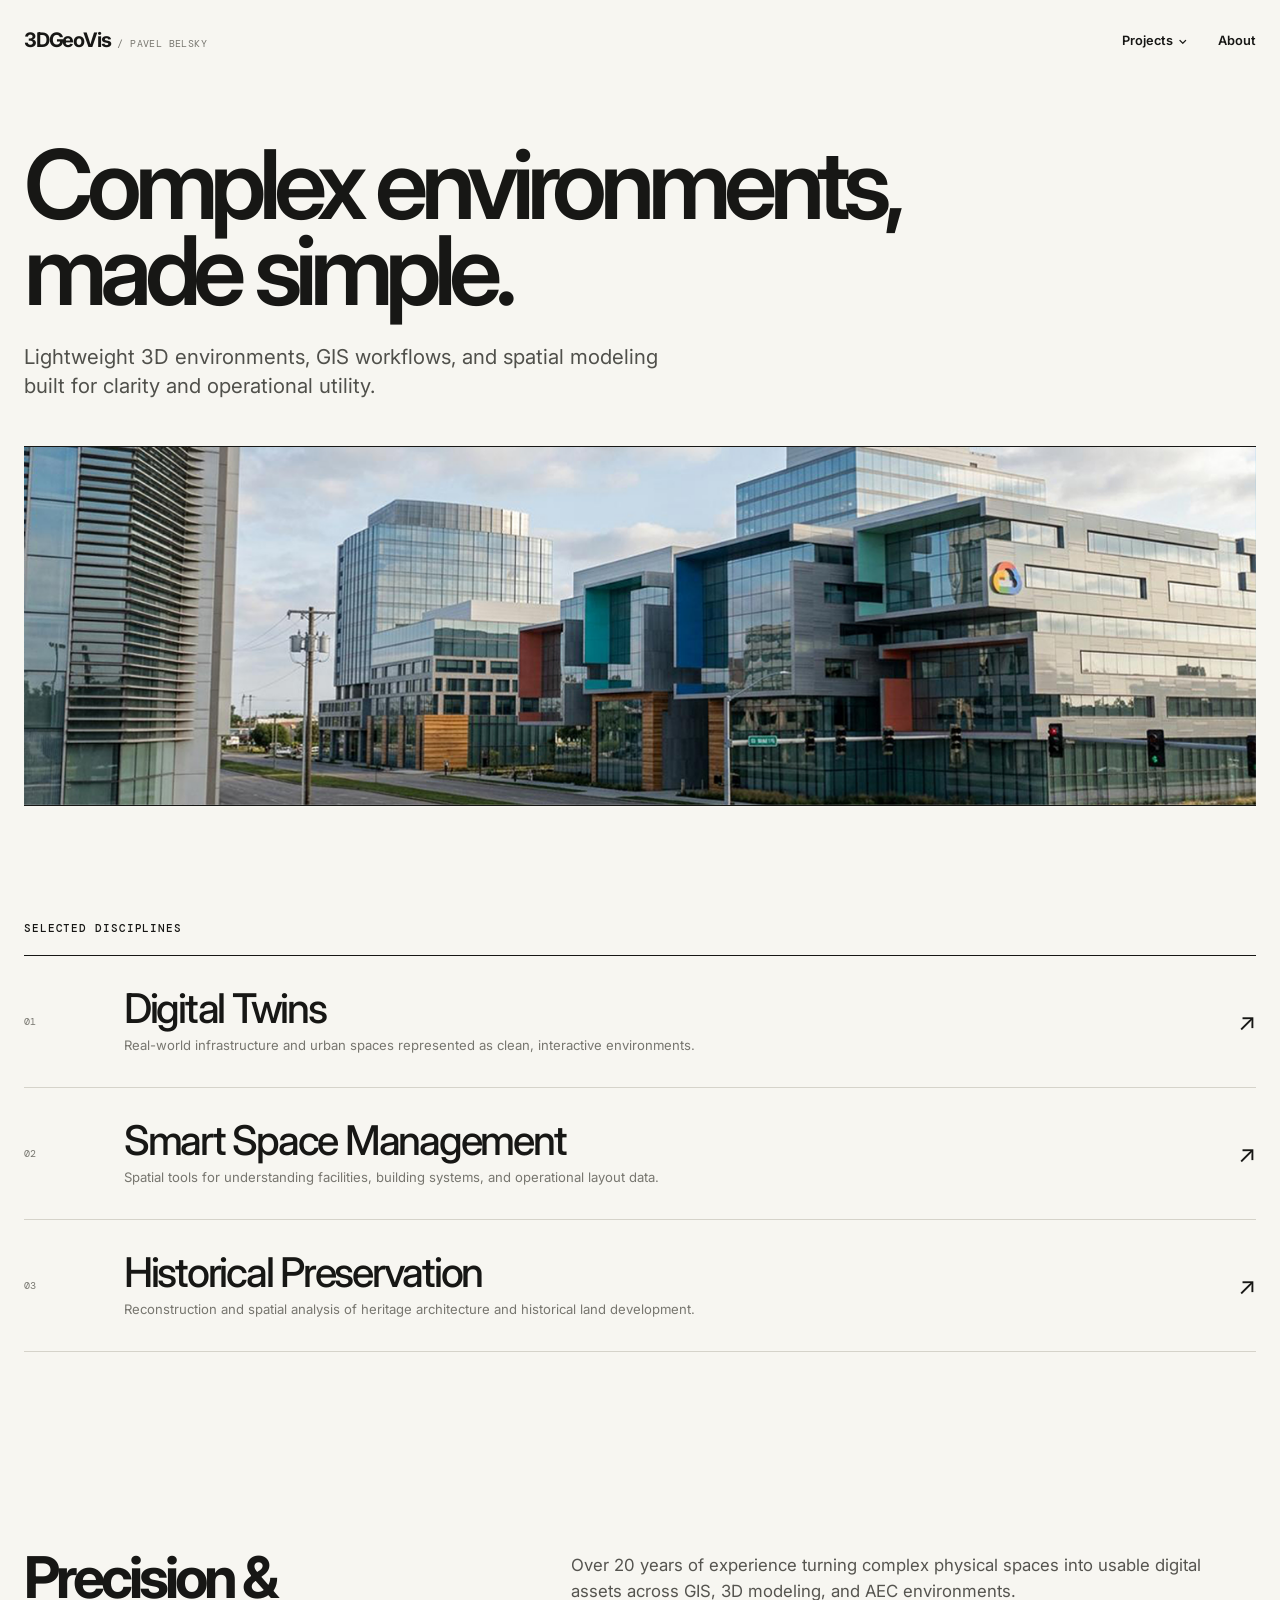
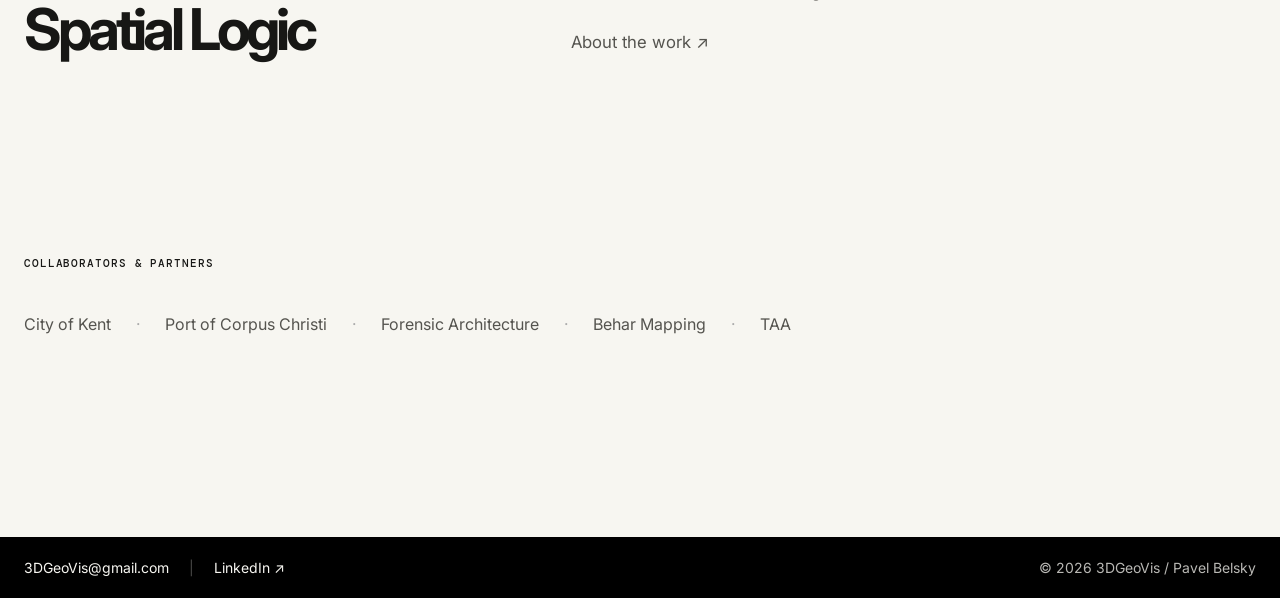
<file: index.html>
<!doctype html>
<html lang="en">
<head>
  <meta charset="utf-8">
  <meta name="viewport" content="width=device-width, initial-scale=1">
  <meta name="description" content="3DGeoVis — Digital Twin & 3D Visualization Specialist. Complex environments, made simple.">
  <title>3DGeoVis — Complex environments, made simple.</title>
  <link rel="stylesheet" href="css/styles.css">
</head>
<body>

<header class="site-header">
  <div class="container nav">
    <a class="logo" href="index.html">3DGeoVis <small>/ PAVEL BELSKY</small></a>
    <nav class="nav-links">
      <div class="nav-dropdown">
        <a href="projects.html" class="nav-projects" aria-haspopup="true">Projects <span>⌄</span></a>
        <div class="dropdown-menu">
          <a href="projects.html#digital-twins">Digital Twins</a>
          <a href="projects.html#space-management">Smart Space Management</a>
          <a href="projects.html#historic-preservation">Historical Preservation</a>
        </div>
      </div>
      <a href="about.html">About</a>
    </nav>
  </div>
</header>
  
<main>
  <!-- HERO SECTION -->
  <section class="hero container" style="margin-bottom: 5rem;">
    <div class="hero-copy">
      <h1 class="display">Complex environments,<br>made simple.</h1>
      <p class="subline">Lightweight 3D environments, GIS workflows, and spatial modeling built for clarity and operational utility.</p>
    </div>

    <div class="hero-stage">
      <div class="hero-stage-images">
        <img src="images/render_1_a.jpg" alt="Render A" class="render-img img-a">
        <img src="images/render_1_b.jpg" alt="Render B" class="render-img img-b">
      </div>
    </div>
  </section>

  <!-- WORK CATEGORIES -->
  <section class="container" style="margin-bottom: 5rem;">
    <div class="section-head">
      <h2>Selected Disciplines</h2>
    </div>
    <div class="category-links">
      <a class="category-link" href="projects.html#digital-twins">
        <span class="category-number">01</span>
        <div>
          <h3>Digital Twins</h3>
          <p>Real-world infrastructure and urban spaces represented as clean, interactive environments.</p>
        </div>
        <span class="category-arrow">↗</span>
      </a>
      <a class="category-link" href="projects.html#space-management">
        <span class="category-number">02</span>
        <div>
          <h3>Smart Space Management</h3>
          <p>Spatial tools for understanding facilities, building systems, and operational layout data.</p>
        </div>
        <span class="category-arrow">↗</span>
      </a>
      <a class="category-link" href="projects.html#historic-preservation">
        <span class="category-number">03</span>
        <div>
          <h3>Historical Preservation</h3>
          <p>Reconstruction and spatial analysis of heritage architecture and historical land development.</p>
        </div>
        <span class="category-arrow">↗</span>
      </a>
    </div>
  </section>

  <!-- BRIEF OVERVIEW -->
  <section class="container home-about" style="margin-bottom: 5rem;">
    <div>
      <h2>Precision &amp;<br>Spatial Logic</h2>
    </div>
    <div class="home-about-copy">
      <p>Over 20 years of experience turning complex physical spaces into usable digital assets across GIS, 3D modeling, and AEC environments.</p>
      <a class="contact-button" href="about.html" style="margin-top: 1rem;">About the work ↗</a>
    </div>
  </section>

  <!-- CLIENT STRIP -->
  <section class="container client-strip" style="margin-bottom: 5rem;">
    <div class="section-head">
      <h2>Collaborators &amp; Partners</h2>
    </div>
    <div class="client-list">
      <span>City of Kent</span>
      <span>Port of Corpus Christi</span>
      <span>Forensic Architecture</span>
      <span>Behar Mapping</span>
      <span>TAA</span>
    </div>
  </section>
</main>

<footer class="site-footer-strip">
  <div class="container footer-flex">
    <div class="footer-links">
      <span class="email-text">3DGeoVis@gmail.com</span>      <span class="divider">|</span>
      <a href="https://www.linkedin.com/in/pavelbelsky/" target="_blank" rel="noopener noreferrer">LinkedIn ↗</a>
    </div>
    <div class="copyright">© 2026 3DGeoVis / Pavel Belsky</div>
  </div>
</footer>

</body>
</html>
</file>
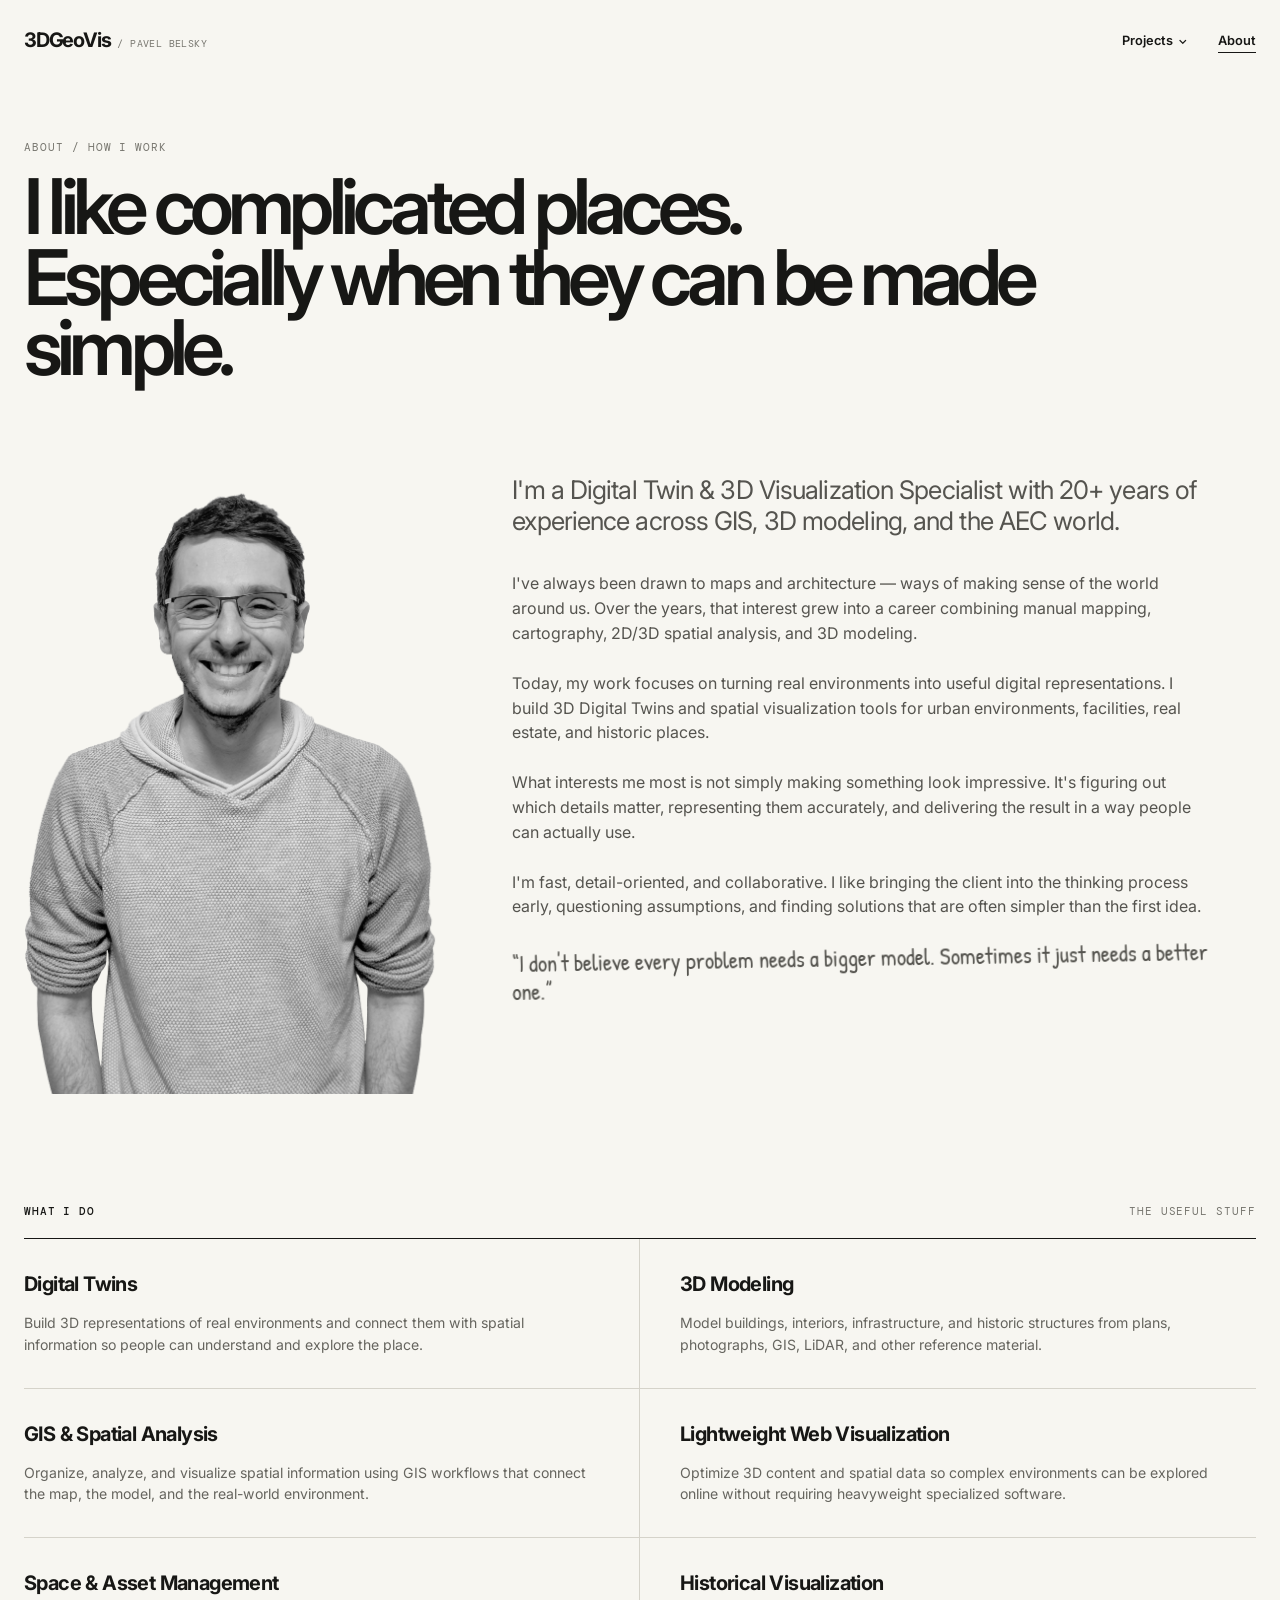
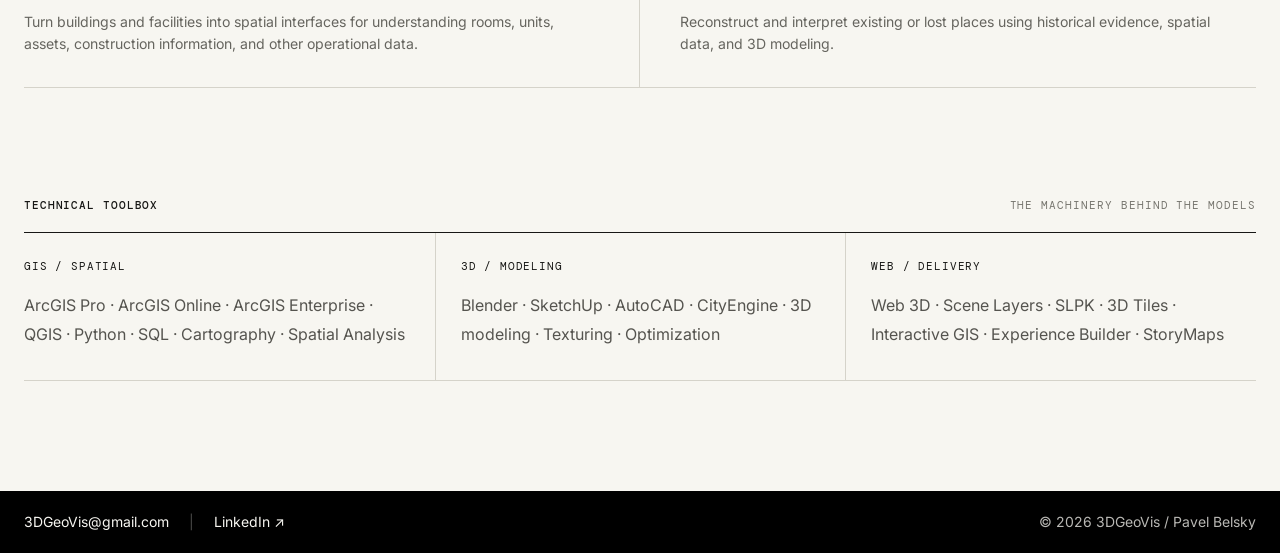
<file: about.html>
<!doctype html>
<html lang="en">
<head>
  <meta charset="utf-8">
  <meta name="viewport" content="width=device-width, initial-scale=1">
  <meta name="description" content="About Pavel Belsky — Digital Twin & 3D Visualization Specialist.">
  <title>About — 3DGeoVis</title>
  <link rel="stylesheet" href="css/styles.css">
</head>
<body>
<header class="site-header">
  <div class="container nav">
    <a class="logo" href="index.html">3DGeoVis <small>/ PAVEL BELSKY</small></a>
    <nav class="nav-links">
      <div class="nav-dropdown">
        <a href="projects.html" class="nav-projects" aria-haspopup="true">Projects <span>⌄</span></a>
        <div class="dropdown-menu">
          <a href="projects.html#digital-twins">Digital Twins</a>
          <a href="projects.html#space-management">Smart Space Management</a>
          <a href="projects.html#historic-preservation">Historical Preservation</a>
        </div>
      </div>
      <a href="about.html" aria-current="page">About</a>
    </nav>
  </div>
</header>
  
<main>
  <section class="container about-hero">
    <div class="eyebrow">About / How I work</div>
    <h1 class="display-tight">I like complicated places.<br>Especially when they can be made simple.</h1>
  </section>

  <section class="container about-grid">
    <div class="portrait-container">
      <img src="images/pavel-belsky-portrait.png" alt="Pavel Belsky" class="portrait-img" loading="lazy">
    </div>
    <div class="story">
      <p class="lead">I'm a Digital Twin &amp; 3D Visualization Specialist with 20+ years of experience across GIS, 3D modeling, and the AEC world.</p>
      <p>I've always been drawn to maps and architecture — ways of making sense of the world around us. Over the years, that interest grew into a career combining manual mapping, cartography, 2D/3D spatial analysis, and 3D modeling.</p>
      <p>Today, my work focuses on turning real environments into useful digital representations. I build 3D Digital Twins and spatial visualization tools for urban environments, facilities, real estate, and historic places.</p>
      <p>What interests me most is not simply making something look impressive. It's figuring out which details matter, representing them accurately, and delivering the result in a way people can actually use.</p>
      <p>I'm fast, detail-oriented, and collaborative. I like bringing the client into the thinking process early, questioning assumptions, and finding solutions that are often simpler than the first idea.</p>
      <p class="work-note">“I don't believe every problem needs a bigger model. Sometimes it just needs a better one.”</p>
    </div>
  </section>

  <section class="container capabilities">
    <div class="section-head">
      <h2>What I do</h2>
      <span class="eyebrow">The useful stuff</span>
    </div>
    <div class="capability-grid">
      <div class="capability"><h3>Digital Twins</h3><p>Build 3D representations of real environments and connect them with spatial information so people can understand and explore the place.</p></div>
      <div class="capability"><h3>3D Modeling</h3><p>Model buildings, interiors, infrastructure, and historic structures from plans, photographs, GIS, LiDAR, and other reference material.</p></div>
      <div class="capability"><h3>GIS &amp; Spatial Analysis</h3><p>Organize, analyze, and visualize spatial information using GIS workflows that connect the map, the model, and the real-world environment.</p></div>
      <div class="capability"><h3>Lightweight Web Visualization</h3><p>Optimize 3D content and spatial data so complex environments can be explored online without requiring heavyweight specialized software.</p></div>
      <div class="capability"><h3>Space &amp; Asset Management</h3><p>Turn buildings and facilities into spatial interfaces for understanding rooms, units, assets, construction information, and other operational data.</p></div>
      <div class="capability"><h3>Historical Visualization</h3><p>Reconstruct and interpret existing or lost places using historical evidence, spatial data, and 3D modeling.</p></div>
    </div>
  </section>

  <section class="container toolbox">
    <div class="section-head">
      <h2>Technical toolbox</h2>
      <span class="eyebrow">The machinery behind the models</span>
    </div>
    <div class="toolbox-grid">
      <div class="tool-group">
        <h3>GIS / Spatial</h3>
        <p>ArcGIS Pro · ArcGIS Online · ArcGIS Enterprise · QGIS · Python · SQL · Cartography · Spatial Analysis</p>
      </div>
      <div class="tool-group">
        <h3>3D / Modeling</h3>
        <p>Blender · SketchUp · AutoCAD · CityEngine · 3D modeling · Texturing · Optimization</p>
      </div>
      <div class="tool-group">
        <h3>Web / Delivery</h3>
        <p>Web 3D · Scene Layers · SLPK · 3D Tiles · Interactive GIS · Experience Builder · StoryMaps</p>
      </div>
    </div>
  </section>
</main>

<footer class="site-footer-strip">
  <div class="container footer-flex">
    <div class="footer-links">
      <span class="email-text">3DGeoVis@gmail.com</span>      <span class="divider">|</span>
      <a href="https://www.linkedin.com/in/pavelbelsky/" target="_blank" rel="noopener noreferrer">LinkedIn ↗</a>
    </div>
    <div class="copyright">© 2026 3DGeoVis / Pavel Belsky</div>
  </div>
</footer>
</body>
</html>
</file>
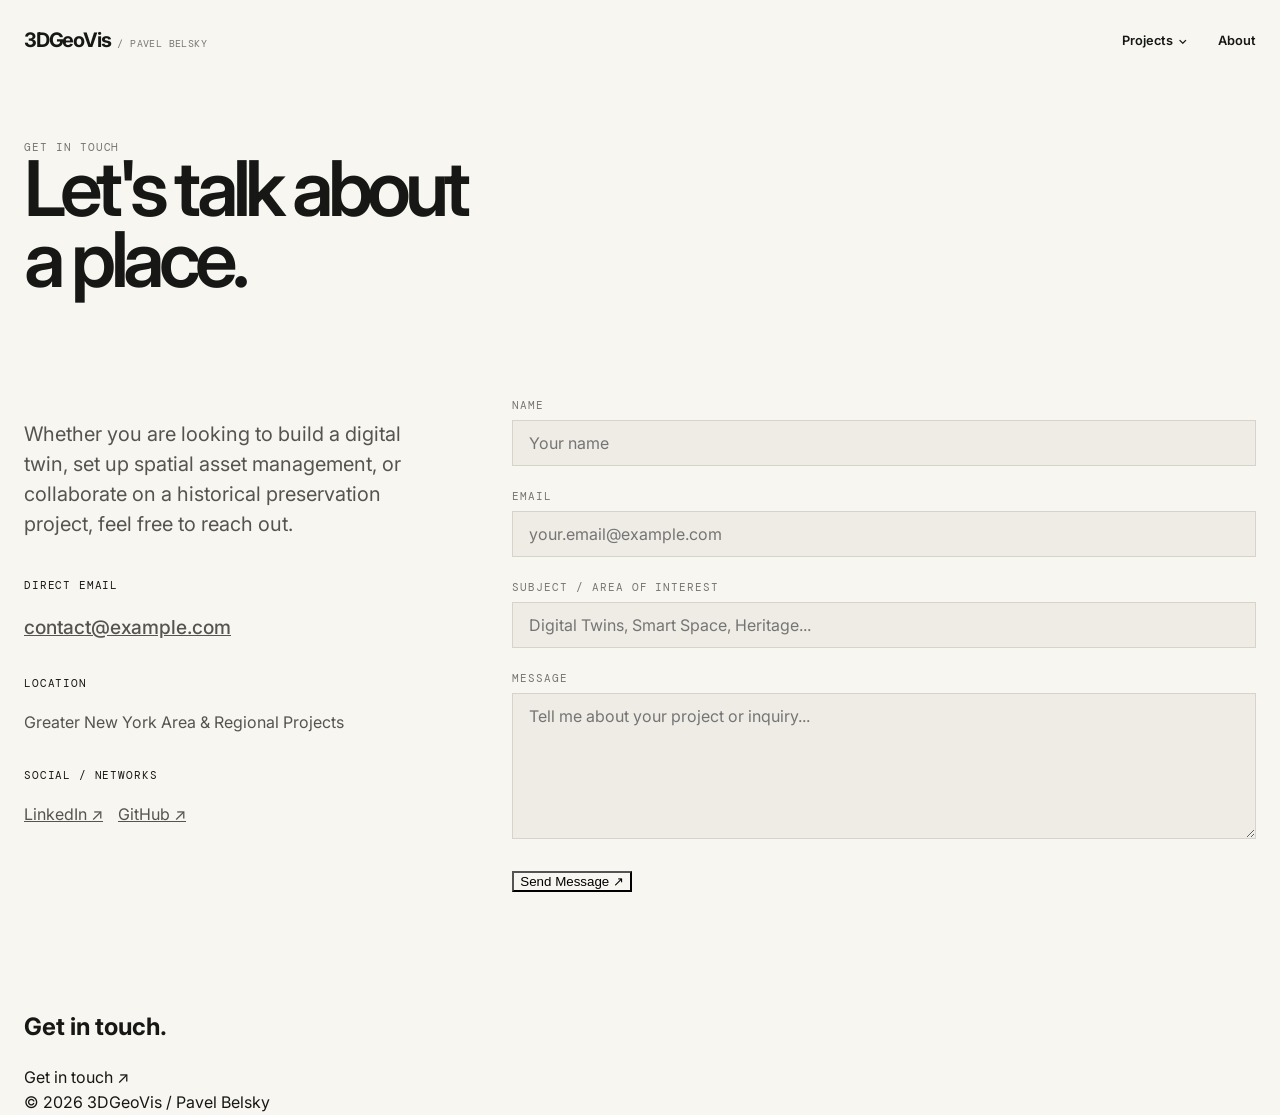
<file: contact.html>
<!DOCTYPE html>
<html lang="en">
<head>
  <meta charset="UTF-8">
  <meta name="viewport" content="width=device-width, initial-scale=1.0">
  <meta name="description" content="Contact — 3DGeoVis / Pavel Belsky">
  <title>Contact — 3DGeoVis</title>
  <link rel="stylesheet" href="css/styles.css">
</head>
<body>

  <header class="site-header">
    <div class="container nav">
      <a class="logo" href="index.html">3DGeoVis <small>/ PAVEL BELSKY</small></a>
      <nav class="nav-links">
        <div class="nav-dropdown">
          <a href="projects.html" class="nav-projects">Projects <span>⌄</span></a>
          <div class="dropdown-menu">
            <a href="projects.html#digital-twins">Digital Twins</a>
            <a href="projects.html#space-management">Smart Space Management</a>
            <a href="projects.html#historic-preservation">Historical Preservation</a>
          </div>
        </div>
        <a href="about.html">About</a>
      </nav>
    </div>
  </header>

  <main class="container">
    <section class="page-intro" style="margin-bottom: 4rem;">
      <div class="eyebrow">Get In Touch</div>
      <h1 class="display-tight">Let's talk about<br>a place.</h1>
    </section>

    <section class="about-grid" style="padding-bottom: 6rem;">
      <div class="contact-details">
        <p class="lead" style="font-size: 1.25rem; line-height: 1.5; color: #55544f; margin-bottom: 2.5rem;">
          Whether you are looking to build a digital twin, set up spatial asset management, or collaborate on a historical preservation project, feel free to reach out.
        </p>

        <div class="tool-group" style="border: none; padding: 0; margin-bottom: 2rem;">
          <h3>Direct Email</h3>
          <p><a href="mailto:contact@example.com" style="font-size: 1.2rem; font-weight: 500; text-decoration: underline;">contact@example.com</a></p>
        </div>

        <div class="tool-group" style="border: none; padding: 0; margin-bottom: 2rem;">
          <h3>Location</h3>
          <p>Greater New York Area & Regional Projects</p>
        </div>

        <div class="tool-group" style="border: none; padding: 0;">
          <h3>Social / Networks</h3>
          <p style="display: flex; gap: 15px; margin-top: 5px;">
            <a href="https://linkedin.com" target="_blank" rel="noopener noreferrer" style="text-decoration: underline;">LinkedIn ↗</a>
            <a href="https://github.com" target="_blank" rel="noopener noreferrer" style="text-decoration: underline;">GitHub ↗</a>
          </p>
        </div>
      </div>

      <div class="contact-form-container">
        <form action="#" method="POST" class="contact-form" style="display: flex; flex-direction: column; gap: 1.5rem;">
          <div style="display: flex; flex-direction: column; gap: 0.5rem;">
            <label for="name" class="eyebrow">Name</label>
            <input type="text" id="name" name="name" required placeholder="Your name" style="background: var(--paper2); border: 1px solid var(--line); padding: 12px 16px; font-family: inherit; font-size: 1rem; color: var(--ink);">
          </div>

          <div style="display: flex; flex-direction: column; gap: 0.5rem;">
            <label for="email" class="eyebrow">Email</label>
            <input type="email" id="email" name="email" required placeholder="your.email@example.com" style="background: var(--paper2); border: 1px solid var(--line); padding: 12px 16px; font-family: inherit; font-size: 1rem; color: var(--ink);">
          </div>

          <div style="display: flex; flex-direction: column; gap: 0.5rem;">
            <label for="subject" class="eyebrow">Subject / Area of Interest</label>
            <input type="text" id="subject" name="subject" placeholder="Digital Twins, Smart Space, Heritage..." style="background: var(--paper2); border: 1px solid var(--line); padding: 12px 16px; font-family: inherit; font-size: 1rem; color: var(--ink);">
          </div>

          <div style="display: flex; flex-direction: column; gap: 0.5rem;">
            <label for="message" class="eyebrow">Message</label>
            <textarea id="message" name="message" rows="6" required placeholder="Tell me about your project or inquiry..." style="background: var(--paper2); border: 1px solid var(--line); padding: 12px 16px; font-family: inherit; font-size: 1rem; color: var(--ink); resize: vertical;"></textarea>
          </div>

          <button type="submit" class="contact-button" style="align-self: flex-start; cursor: pointer; background: transparent; margin-top: 0.5rem;">
            Send Message ↗
          </button>
        </form>
      </div>
    </section>
  </main>

  <footer class="footer" id="contact">
    <div class="container footer-grid">
      <div>
        <h2 class="footer-big">Get in touch.</h2>
        <a class="contact-button" href="mailto:contact@example.com">Get in touch ↗</a>
      </div>
      <div class="footer-small">© 2026 3DGeoVis / Pavel Belsky</div>
    </div>
  </footer>

</body>
</html>
</file>
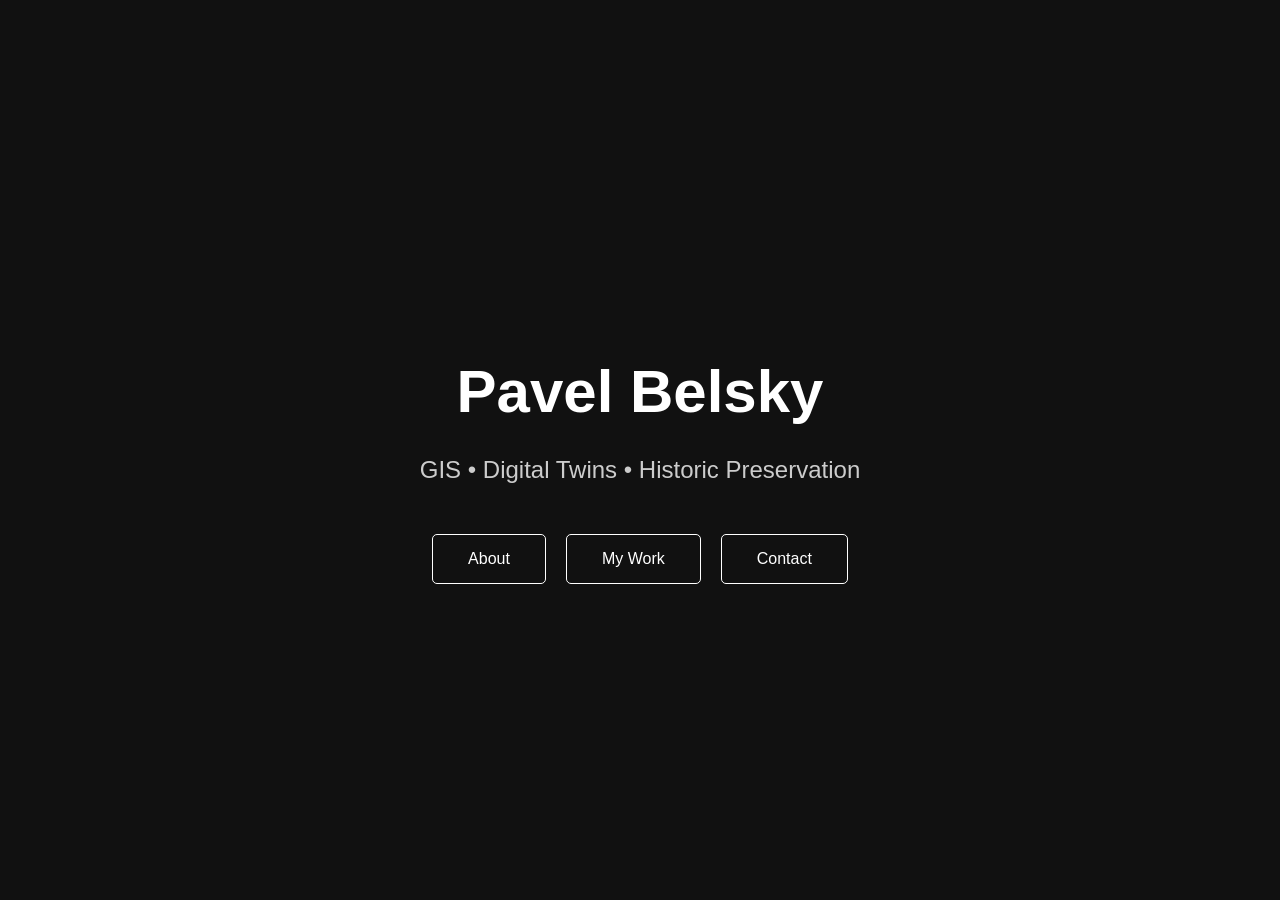
<file: index_bkp1.html>
<!DOCTYPE html>
<html>
<head>
    <title>Pavel Belsky | GIS & Digital Twins</title>

    <style>
        body {
            font-family: Arial, sans-serif;
            margin: 0;
            background: #111;
            color: white;
            text-align: center;
        }

        .hero {
            height: 100vh;
            display: flex;
            flex-direction: column;
            justify-content: center;
            align-items: center;
        }

        h1 {
            font-size: 60px;
            margin-bottom: 10px;
        }

        h2 {
            font-weight: normal;
            color: #ccc;
            margin-bottom: 50px;
        }

        .nav {
            display: flex;
            gap: 20px;
        }

        .button {
            padding: 15px 35px;
            border: 1px solid white;
            color: white;
            text-decoration: none;
            border-radius: 5px;
            transition: 0.3s;
        }

        .button:hover {
            background: white;
            color: black;
        }

    </style>
</head>

<body>

<div class="hero">

    <h1>Pavel Belsky</h1>

    <h2>
        GIS • Digital Twins • Historic Preservation
    </h2>

    <div class="nav">

        <a class="button" href="about.html">
            About
        </a>

        <a class="button" href="projects.html">
            My Work
        </a>

        <a class="button" href="contact.html">
            Contact
        </a>

    </div>

</div>

</body>
</html>
</file>
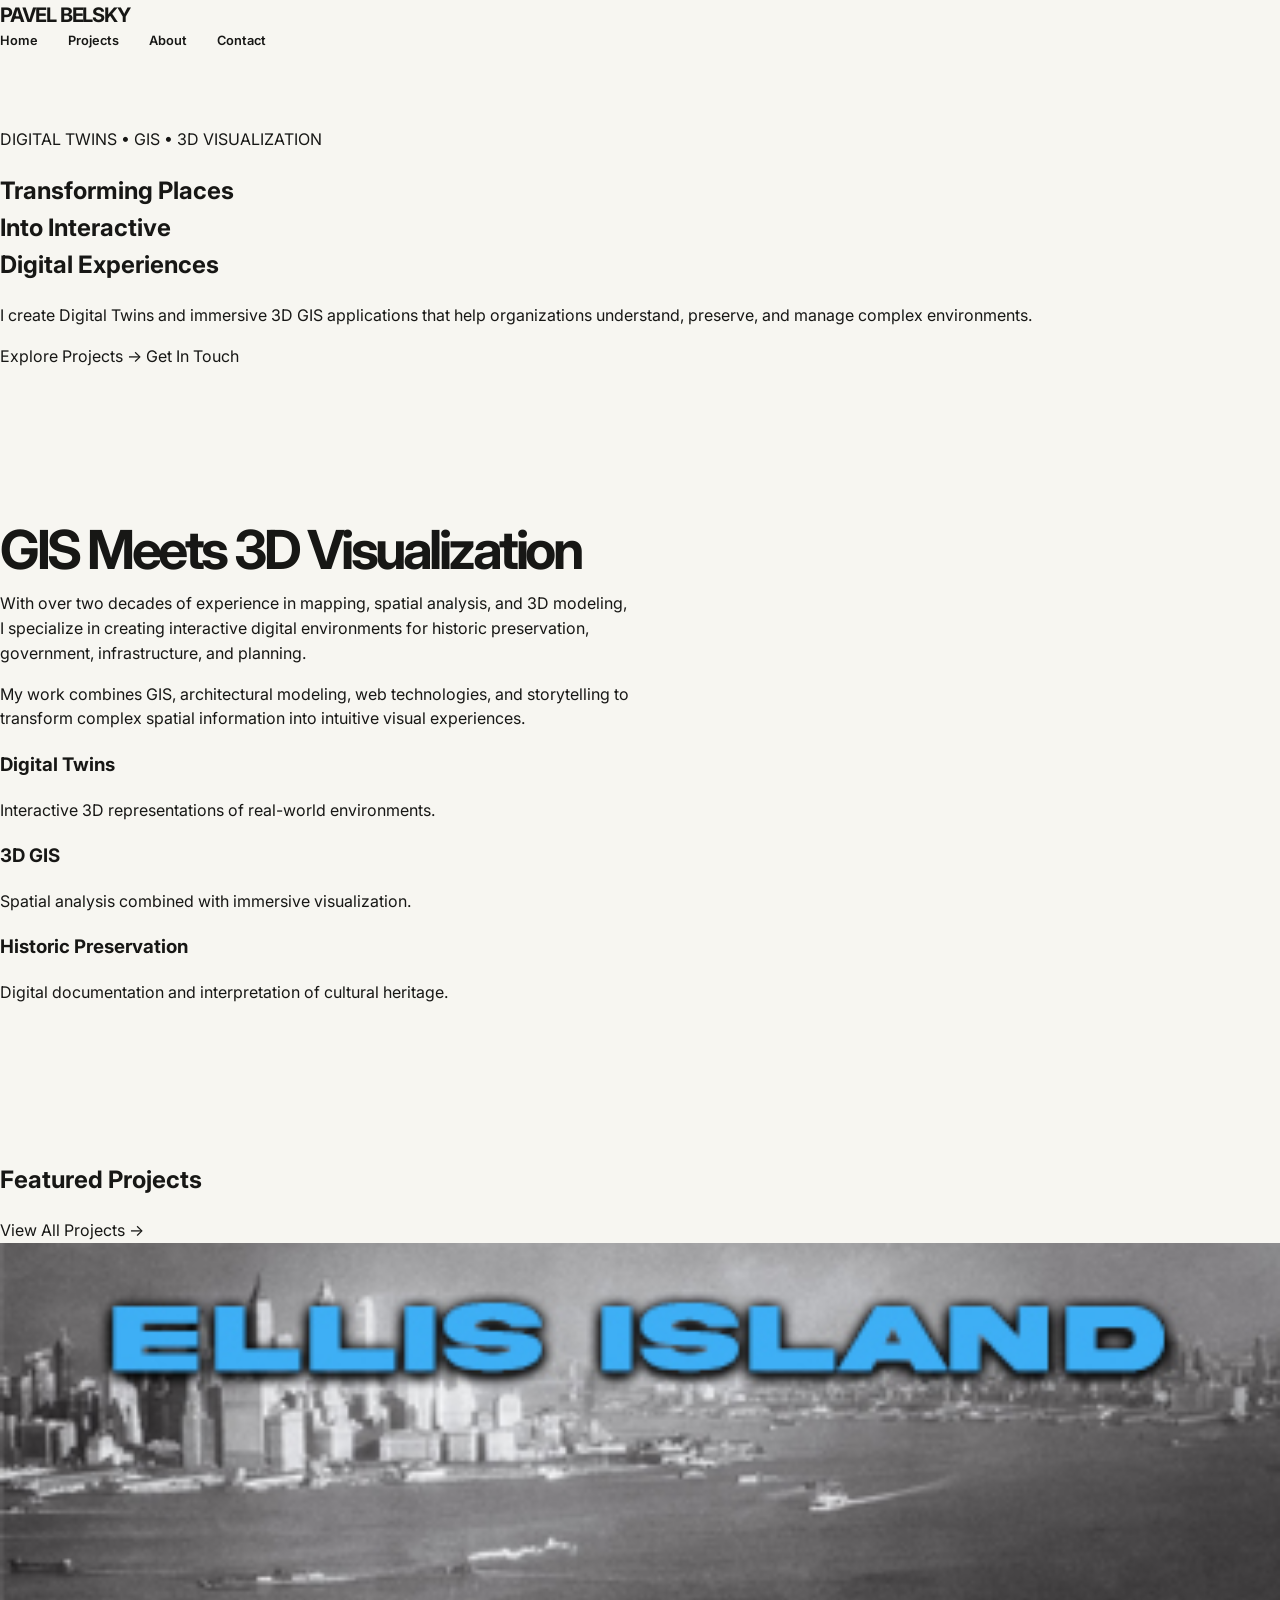
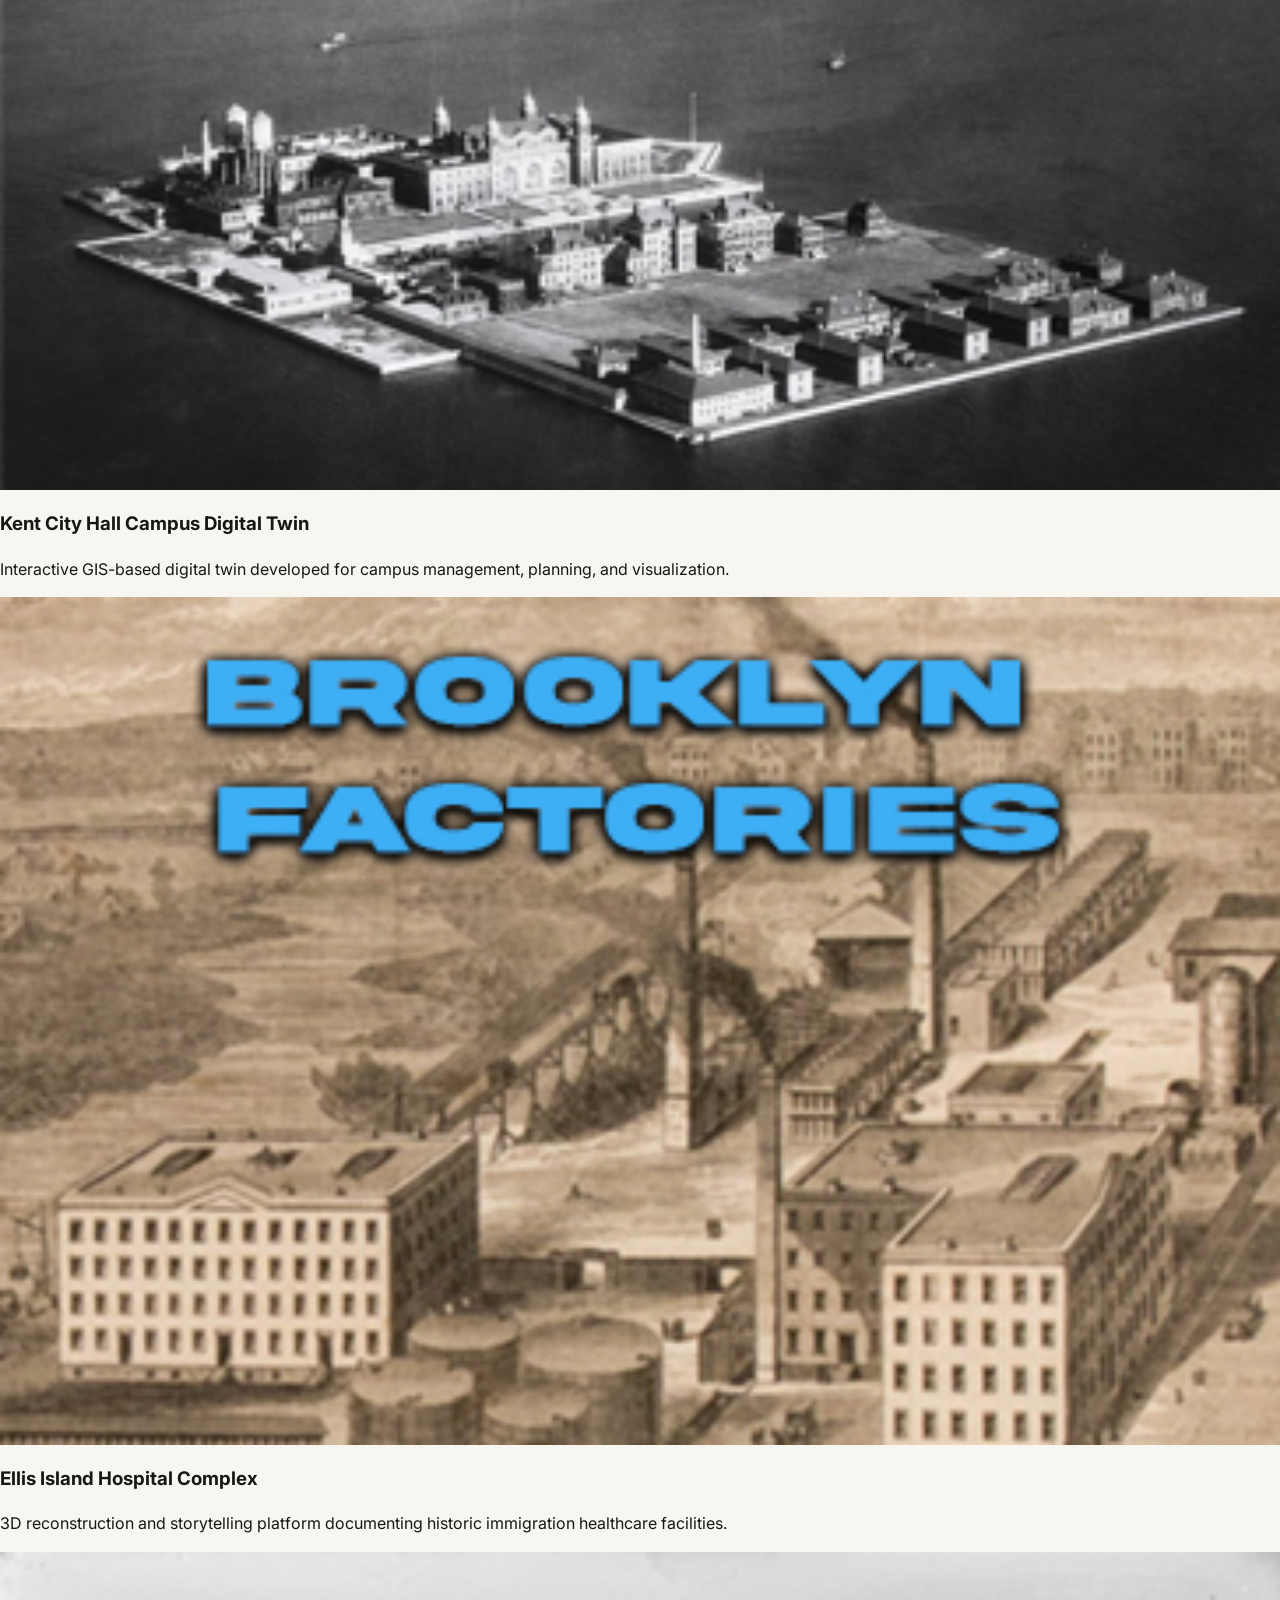
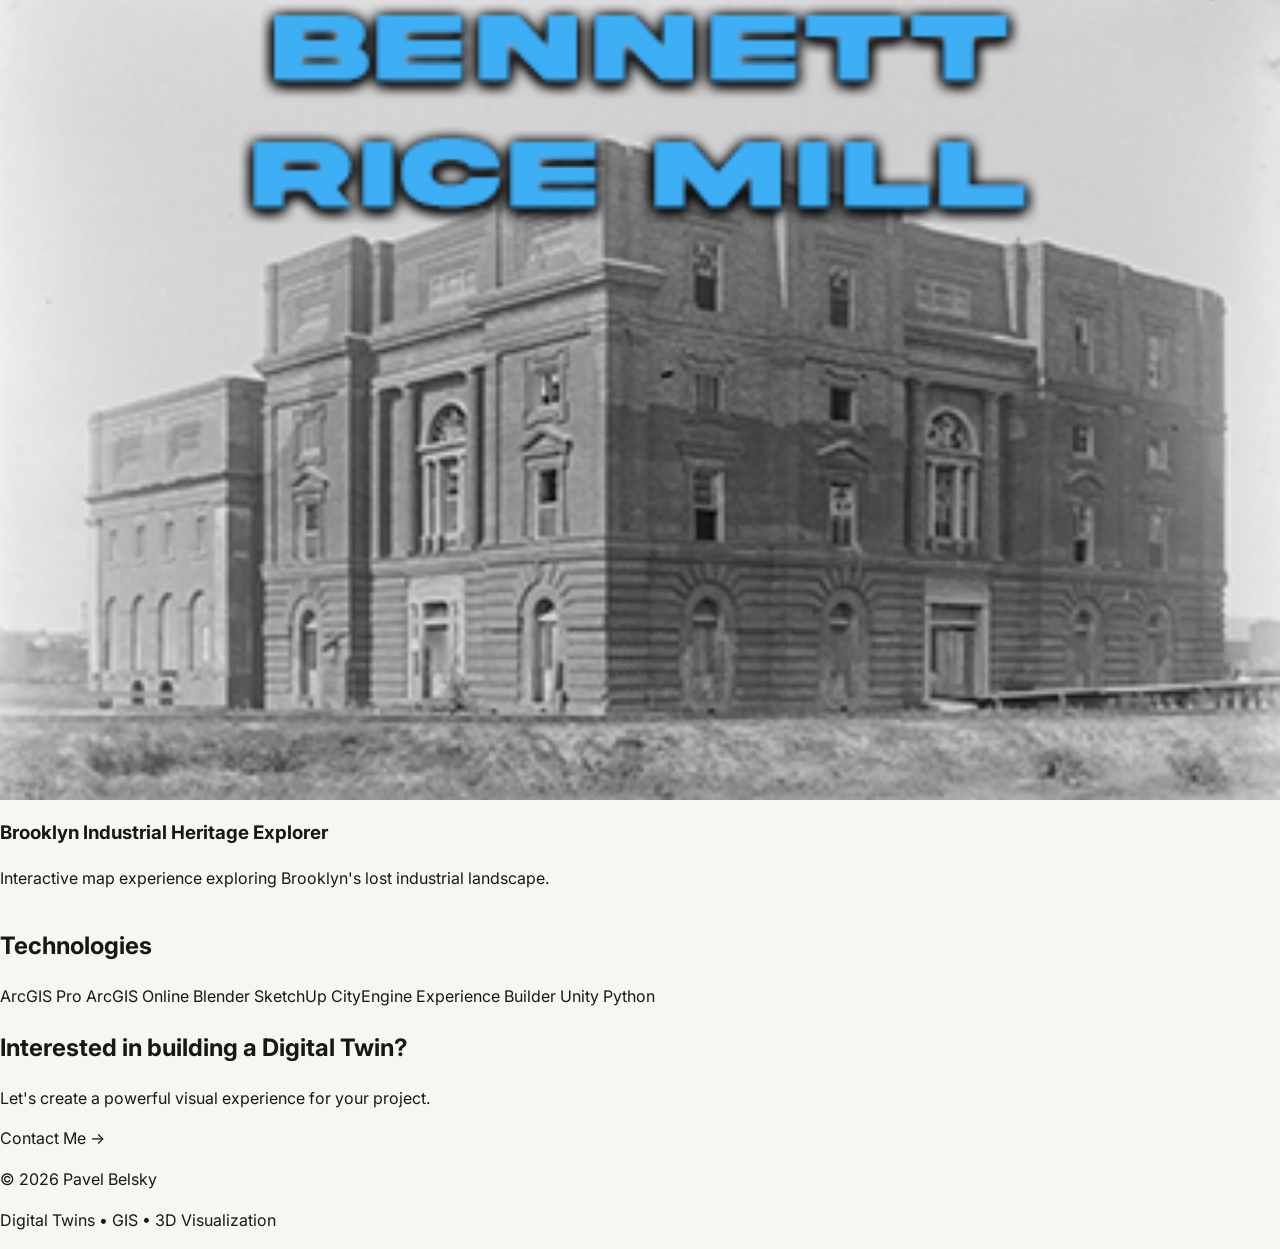
<file: index_bkp2.html>
<!DOCTYPE html>
<html lang="en">

<head>
    <meta charset="UTF-8">
    <meta name="viewport" content="width=device-width, initial-scale=1.0">

    <title>Pavel Belsky | Digital Twins & 3D GIS</title>

    <link rel="stylesheet" href="css/styles.css">

    <!-- Google Font -->
    <link href="https://fonts.googleapis.com/css2?family=Inter:wght@300;400;500;600;700&display=swap"
        rel="stylesheet">
</head>


<body>


<!-- ================= NAVIGATION ================= -->

<header class="navbar">

    <div class="nav-container">

        <a class="logo" href="index.html">
            PAVEL BELSKY
        </a>


        <nav class="nav-links">

            <a href="index.html" class="active">
                Home
            </a>

            <a href="projects.html">
                Projects
            </a>

            <a href="about.html">
                About
            </a>

            <a href="contact.html">
                Contact
            </a>

        </nav>


    </div>

</header>



<!-- ================= HERO SECTION ================= -->


<section class="hero">


    <div class="hero-overlay"></div>


    <div class="hero-content">


        <p class="hero-tag">
            DIGITAL TWINS • GIS • 3D VISUALIZATION
        </p>



        <h1>
            Transforming Places<br>
            Into Interactive<br>
            Digital Experiences
        </h1>



        <p class="hero-description">

            I create Digital Twins and immersive 3D GIS applications
            that help organizations understand, preserve, and manage
            complex environments.

        </p>



        <div class="hero-buttons">

            <a href="projects.html" class="button primary">
                Explore Projects →
            </a>


            <a href="contact.html" class="button secondary">
                Get In Touch
            </a>

        </div>


    </div>


</section>






<!-- ================= INTRO SECTION ================= -->


<section class="intro section">


    <div class="section-container">


        <div class="intro-text">


            <h2>
                GIS Meets 3D Visualization
            </h2>



            <p>

                With over two decades of experience in mapping,
                spatial analysis, and 3D modeling, I specialize in
                creating interactive digital environments for
                historic preservation, government, infrastructure,
                and planning.

            </p>


            <p>

                My work combines GIS, architectural modeling,
                web technologies, and storytelling to transform
                complex spatial information into intuitive
                visual experiences.

            </p>


        </div>



        <div class="expertise-grid">


            <div class="expertise-card">

                <h3>
                    Digital Twins
                </h3>

                <p>
                    Interactive 3D representations of real-world
                    environments.
                </p>

            </div>



            <div class="expertise-card">

                <h3>
                    3D GIS
                </h3>

                <p>
                    Spatial analysis combined with immersive
                    visualization.
                </p>

            </div>



            <div class="expertise-card">

                <h3>
                    Historic Preservation
                </h3>

                <p>
                    Digital documentation and interpretation
                    of cultural heritage.
                </p>

            </div>


        </div>


    </div>


</section>







<!-- ================= FEATURED PROJECTS ================= -->


<section class="projects-preview section">


    <div class="section-container">


        <div class="section-header">

            <h2>
                Featured Projects
            </h2>


            <a href="projects.html">
                View All Projects →
            </a>

        </div>





        <div class="project-grid">



            <article class="project-preview-card">


                <img src="images/projects_thumbnail_ellisisland.jpg"
                     alt="Ellis Island Hospital">


                <div class="project-card-content">


                    <h3>
                        Kent City Hall Campus Digital Twin
                    </h3>


                    <p>

                        Interactive GIS-based digital twin
                        developed for campus management,
                        planning, and visualization.

                    </p>


                </div>


            </article>






            <article class="project-preview-card">


                <img src="images/projects_thumbnail_brklynfactories.jpg"
                     alt="Brooklyn Factories">


                <div class="project-card-content">


                    <h3>
                        Ellis Island Hospital Complex
                    </h3>


                    <p>

                        3D reconstruction and storytelling
                        platform documenting historic
                        immigration healthcare facilities.

                    </p>


                </div>


            </article>







            <article class="project-preview-card">


                <img src="images/projects_thumbnail_bennettricemill.jpg"
                     alt="Bennett Rice Mill, Charleston">


                <div class="project-card-content">


                    <h3>
                        Brooklyn Industrial Heritage Explorer
                    </h3>


                    <p>

                        Interactive map experience exploring
                        Brooklyn's lost industrial landscape.

                    </p>


                </div>


            </article>



        </div>


    </div>


</section>







<!-- ================= TECHNOLOGY SECTION ================= -->


<section class="technology section">


<div class="section-container">


<h2>
Technologies
</h2>



<div class="technology-list">


<span>ArcGIS Pro</span>

<span>ArcGIS Online</span>

<span>Blender</span>

<span>SketchUp</span>

<span>CityEngine</span>

<span>Experience Builder</span>

<span>Unity</span>

<span>Python</span>


</div>



</div>


</section>






<!-- ================= CALL TO ACTION ================= -->


<section class="cta section">


<div class="section-container">


<h2>
Interested in building a Digital Twin?
</h2>


<p>
Let's create a powerful visual experience
for your project.
</p>


<a href="contact.html" class="button primary">
Contact Me →
</a>


</div>


</section>







<!-- ================= FOOTER ================= -->


<footer class="footer">


<p>
© 2026 Pavel Belsky
</p>


<p>
Digital Twins • GIS • 3D Visualization
</p>


</footer>





</body>

</html>
</file>
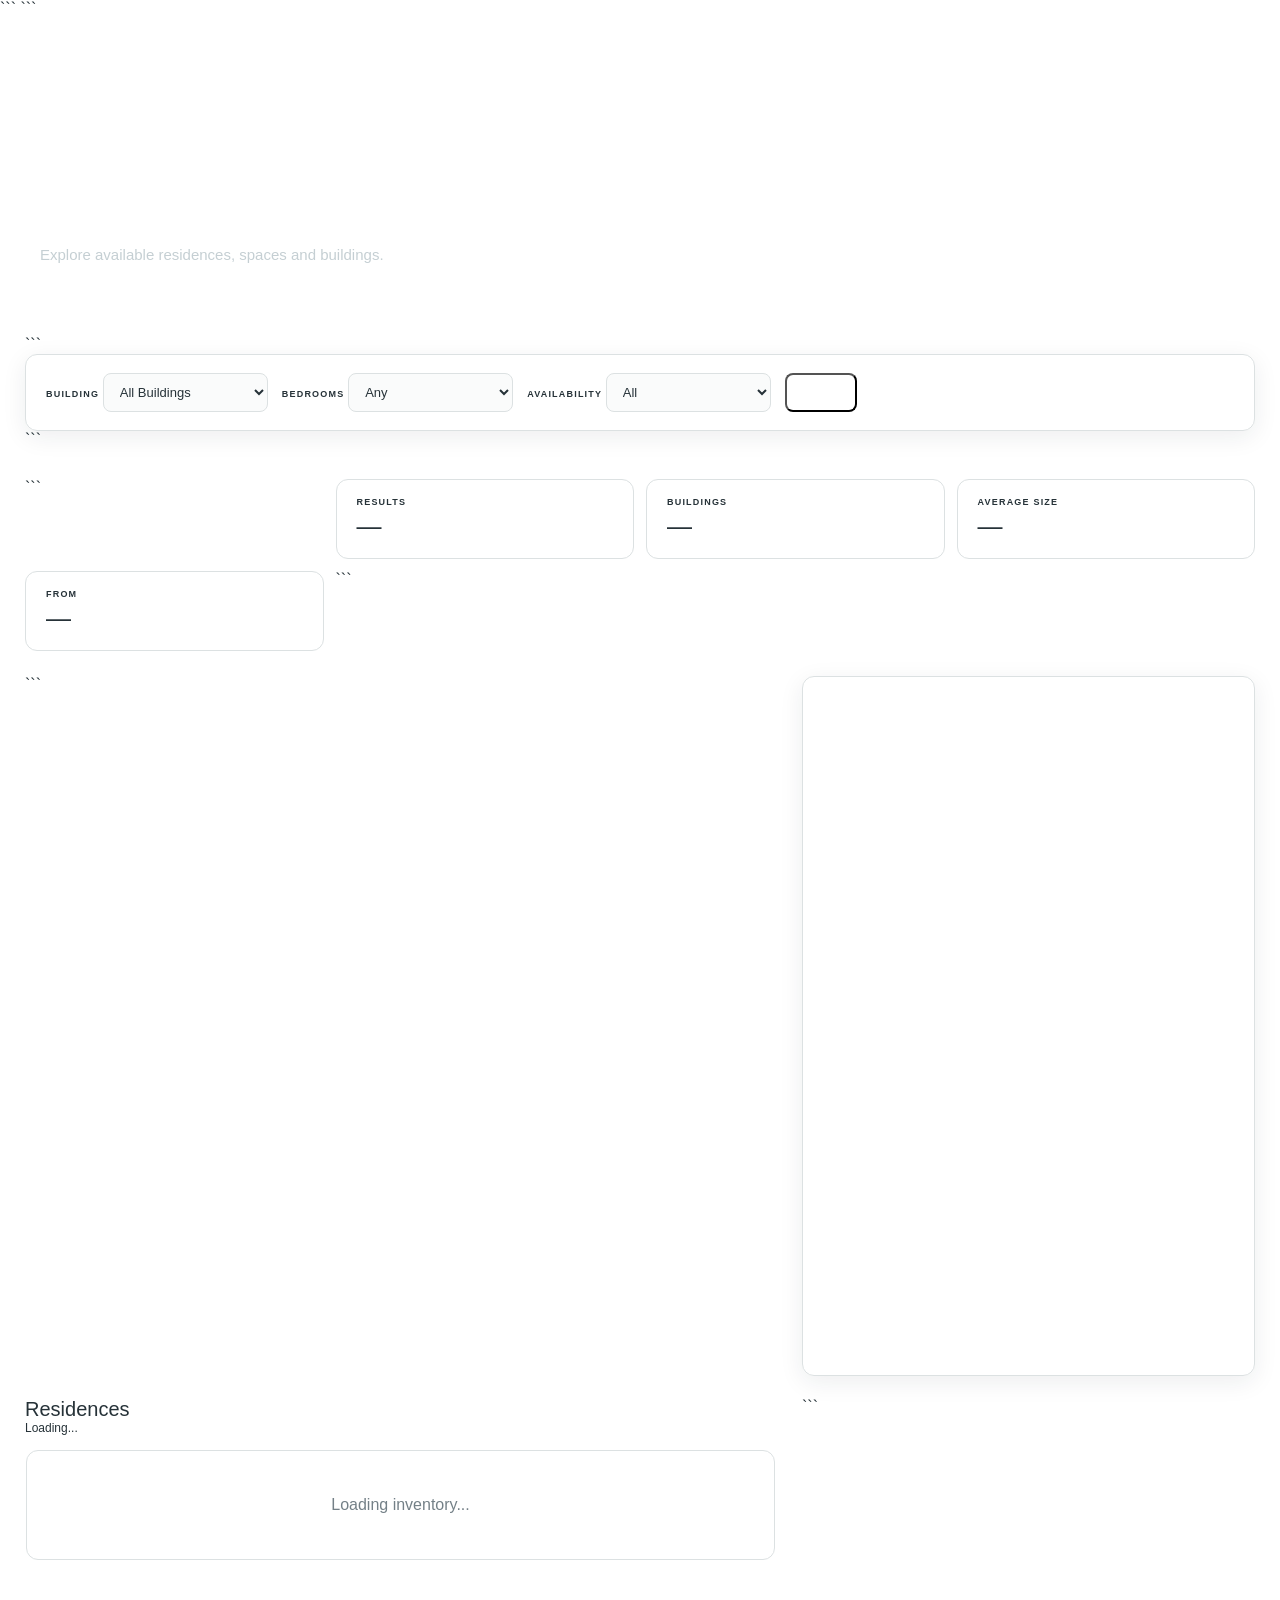
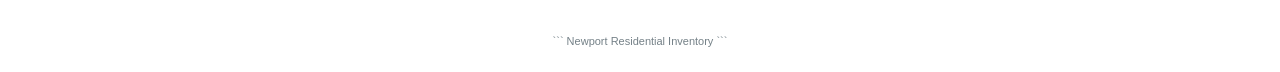
<file: NewportDashboard.html>
<!DOCTYPE html>

<html lang="en">

<head>

```
<meta charset="UTF-8">

<meta
    name="viewport"
    content="width=device-width, initial-scale=1.0"
>

<title>Newport Residential Inventory</title>

<link
    rel="stylesheet"
    href="css/newportstyles.css"
>

<link
    rel="stylesheet"
    href="https://js.arcgis.com/4.34/esri/themes/light/main.css"
>

<script src="https://js.arcgis.com/4.34/"></script>
```

</head>

<body>

<header>

```
<div class="header-inner">

    <div class="eyebrow">
        RESIDENTIAL INVENTORY
    </div>

    <h1>
        Newport
    </h1>

    <p>
        Explore available residences, spaces and buildings.
    </p>

</div>
```

</header>

<section class="filters">

```
<div class="filter-panel">


    <div class="filter-group">

        <label for="buildingFilter">
            Building
        </label>

        <select id="buildingFilter">

            <option value="">
                All Buildings
            </option>

        </select>

    </div>


    <div class="filter-group">

        <label for="bedFilter">
            Bedrooms
        </label>

        <select id="bedFilter">

            <option value="">
                Any
            </option>

            <option value="0">
                Studio
            </option>

            <option value="1">
                1 Bedroom
            </option>

            <option value="2">
                2 Bedrooms
            </option>

            <option value="3">
                3 Bedrooms
            </option>

            <option value="4">
                4+ Bedrooms
            </option>

        </select>

    </div>


    <div class="filter-group">

        <label for="availabilityFilter">
            Availability
        </label>

        <select id="availabilityFilter">

            <option value="">
                All
            </option>

            <option value="now">
                Available Now
            </option>

        </select>

    </div>


    <button
        id="resetButton"
        type="button"
    >
        Reset
    </button>


</div>
```

</section>

<section class="stats">

```
<div class="stat">

    <div class="stat-label">
        Results
    </div>

    <div
        class="stat-value"
        id="statResults"
    >
        —
    </div>

</div>


<div class="stat">

    <div class="stat-label">
        Buildings
    </div>

    <div
        class="stat-value"
        id="statBuildings"
    >
        —
    </div>

</div>


<div class="stat">

    <div class="stat-label">
        Average Size
    </div>

    <div
        class="stat-value"
        id="statSqft"
    >
        —
    </div>

</div>


<div class="stat">

    <div class="stat-label">
        From
    </div>

    <div
        class="stat-value"
        id="statRent"
    >
        —
    </div>

</div>
```

</section>

<main class="main">

```
<section class="map-container">

    <div id="viewDiv"></div>

</section>


<section class="inventory-panel">


    <div class="inventory-header">

        <h2>
            Residences
        </h2>

        <div id="resultCount">
            Loading...
        </div>

    </div>


    <div id="errorMessage"></div>


    <div id="inventory">

        <div class="empty-state">
            Loading inventory...
        </div>

    </div>


</section>
```

</main>

<footer>

```
Newport Residential Inventory
```

</footer>

<script>


require([

    "esri/Map",
    "esri/views/MapView",
    "esri/layers/FeatureLayer"

], function (
    Map,
    MapView,
    FeatureLayer
) {


    /* =====================================================
       CONFIGURATION
       ===================================================== */


    const SERVICE_URL =
        "https://services8.arcgis.com/nGsWM8FNwGWwaJ6e/arcgis/rest/services/Newport_Vector_01/FeatureServer/0";


    /* =====================================================
       LAYER
       ===================================================== */


    const inventoryLayer =
        new FeatureLayer({

            url: SERVICE_URL,

            outFields: ["*"],

            popupEnabled: false

        });


    /* =====================================================
       MAP
       ===================================================== */


    const map =
        new Map({

            basemap: "gray-vector",

            layers: [
                inventoryLayer
            ]

        });


    const view =
        new MapView({

            container: "viewDiv",

            map: map,

            center: [-74.04, 40.73],

            zoom: 15,

            constraints: {

                snapToZoom: false

            }

        });


    /* =====================================================
       START APPLICATION
       ===================================================== */


    inventoryLayer.load()

        .then(function () {

            console.log(
                "Newport layer loaded successfully."
            );


            /*
             * Zoom to actual layer extent.
             */

            if (
                inventoryLayer.fullExtent
            ) {

                view.goTo(
                    inventoryLayer.fullExtent
                );

            }


            /*
             * Load filters.
             */

            loadBuildingList();


            /*
             * Load inventory.
             */

            loadInventory();

        })

        .catch(function (error) {

            showError(
                "Unable to load the Newport ArcGIS layer.",
                error
            );

        });


    /* =====================================================
       BUILDING LIST
       ===================================================== */


    function loadBuildingList() {


        inventoryLayer.queryFeatures({

            where: "1=1",

            outFields: [
                "BuildName"
            ],

            returnGeometry: false,

            returnDistinctValues: true

        })

        .then(function (result) {


            const buildings =
                [];


            result.features.forEach(
                function (feature) {


                    const name =
                        feature.attributes.BuildName;


                    if (
                        name !== null &&
                        name !== undefined &&
                        String(name).trim() !== ""
                    ) {

                        buildings.push(
                            String(name)
                        );

                    }

                }
            );


            /*
             * Remove duplicates.
             */

            const uniqueBuildings =
                [
                    ...new Set(buildings)
                ];


            uniqueBuildings.sort(
                function (a, b) {

                    return a.localeCompare(
                        b,
                        undefined,
                        {
                            numeric: true
                        }
                    );

                }
            );


            const select =
                document.getElementById(
                    "buildingFilter"
                );


            /*
             * Clear existing options except All.
             */

            select.innerHTML = "";

            const allOption =
                document.createElement(
                    "option"
                );

            allOption.value = "";

            allOption.textContent =
                "All Buildings";

            select.appendChild(
                allOption
            );


            uniqueBuildings.forEach(
                function (building) {


                    const option =
                        document.createElement(
                            "option"
                        );


                    option.value =
                        building;


                    option.textContent =
                        building;


                    select.appendChild(
                        option
                    );

                }
            );


            console.log(
                "Buildings loaded:",
                uniqueBuildings
            );

        })

        .catch(function (error) {

            showError(
                "Could not load the building list.",
                error
            );

        });

    }


    /* =====================================================
       INVENTORY QUERY
       ===================================================== */


    function loadInventory() {


        clearError();


        const building =
            document.getElementById(
                "buildingFilter"
            ).value;


        const beds =
            document.getElementById(
                "bedFilter"
            ).value;


        const availability =
            document.getElementById(
                "availabilityFilter"
            ).value;


        let where =
            "1=1";


        /*
         * Building
         */

        if (building) {

            where +=
                " AND BuildName = '" +
                building.replace(
                    /'/g,
                    "''"
                ) +
                "'";

        }


        /*
         * Bedrooms
         */

        if (beds !== "") {


            if (beds === "4") {

                where +=
                    " AND Beds >= 4";

            }

            else {

                where +=
                    " AND Beds = " +
                    Number(beds);

            }

        }


        /*
         * Available now.
         *
         * IMPORTANT:
         * AvailNow is a STRING in the
         * actual ArcGIS layer.
         */

        if (availability === "now") {

            where +=
                " AND AvailNow = 'Yes'";

        }


        console.log(
            "Query:",
            where
        );


        inventoryLayer.queryFeatures({

            where: where,

            outFields: [

                "OBJECTID",

                "BuildName",

                "AppNumFull",

                "Floor_1",

                "BedBath",

                "Beds",

                "Baths",

                "SQFT",

                "AvailNow",

                "AvailDate",

                "Rent",

                "RentWeb",

                "Corner",

                "View_",

                "Height",

                "ADA"

            ],

            returnGeometry: true,

            returnZ: false

        })

        .then(function (result) {


            console.log(
                "Inventory features:",
                result.features.length
            );


            displayInventory(
                result.features
            );


        })

        .catch(function (error) {

            showError(
                "Could not retrieve the inventory data.",
                error
            );

        });

    }


    /* =====================================================
       DISPLAY INVENTORY
       ===================================================== */


    function displayInventory(
        features
    ) {


        const container =
            document.getElementById(
                "inventory"
            );


        container.innerHTML = "";


        document.getElementById(
            "resultCount"
        ).textContent =
            features.length.toLocaleString() +
            " residences";


        updateStatistics(
            features
        );


        if (
            features.length === 0
        ) {

            container.innerHTML = `

                <div class="empty-state">

                    <strong>
                        No residences found
                    </strong>

                    <p>
                        Try changing your filters.
                    </p>

                </div>

            `;

            return;

        }


        features.forEach(
            function (feature) {


                const a =
                    feature.attributes;


                const card =
                    document.createElement(
                        "article"
                    );


                card.className =
                    "property-card";


                /*
                 * Basic information
                 */

                const apartment =
                    a.AppNumFull ||
                    "Residence";


                const building =
                    a.BuildName ||
                    "Newport";


                /*
                 * Rent
                 */

                let rent =
                    "Contact for price";


                if (
                    a.Rent !== null &&
                    a.Rent !== undefined &&
                    !isNaN(
                        Number(a.Rent)
                    )
                ) {

                    rent =
                        "$" +
                        Number(
                            a.Rent
                        ).toLocaleString();

                }


                /*
                 * Details
                 */

                let details = "";


                if (
                    a.BedBath
                ) {

                    details +=
                        `<span class="property-detail">
                            ${a.BedBath}
                        </span>`;

                }

                else {

                    if (
                        a.Beds !== null &&
                        a.Beds !== undefined
                    ) {

                        details +=
                            `<span class="property-detail">
                                ${a.Beds} bed
                            </span>`;

                    }


                    if (
                        a.Baths !== null &&
                        a.Baths !== undefined
                    ) {

                        details +=
                            `<span class="property-detail">
                                ${a.Baths} bath
                            </span>`;

                    }

                }


                if (
                    a.SQFT
                ) {

                    details +=
                        `<span class="property-detail">
                            ${Number(
                                a.SQFT
                            ).toLocaleString()} SF
                        </span>`;

                }


                if (
                    a.Floor_1 !== null &&
                    a.Floor_1 !== undefined
                ) {

                    details +=
                        `<span class="property-detail">
                            Floor ${a.Floor_1}
                        </span>`;

                }


                if (
                    a.View_
                ) {

                    details +=
                        `<span class="property-detail">
                            ${a.View_}
                        </span>`;

                }


                /*
                 * Availability
                 */

                let availability =
                    "";


                if (
                    String(
                        a.AvailNow
                    ).toLowerCase() === "yes"
                ) {

                    availability =
                        "Available Now";

                }

                else if (
                    a.AvailDate
                ) {

                    availability =
                        "Available " +
                        a.AvailDate;

                }


                /*
                 * Card HTML
                 */

                card.innerHTML = `

                    <div class="property-top">

                        <div>

                            <h3 class="property-title">
                                ${apartment}
                            </h3>

                            <div class="property-building">
                                ${building}
                            </div>

                        </div>

                        <div class="property-price">
                            ${rent}
                        </div>

                    </div>


                    <div class="property-details">

                        ${details}

                    </div>


                    ${
                        availability
                        ?
                        `
                        <div class="property-availability">
                            ${availability}
                        </div>
                        `
                        :
                        ""
                    }

                `;


                /*
                 * Zoom to polygon.
                 */

                card.addEventListener(
                    "click",
                    function () {


                        if (
                            feature.geometry
                        ) {


                            view.goTo({

                                target:
                                    feature.geometry,

                                zoom: 20

                            });


                        }

                    }
                );


                container.appendChild(
                    card
                );


            }
        );

    }


    /* =====================================================
       STATISTICS
       ===================================================== */


    function updateStatistics(
        features
    ) {


        /*
         * Results
         */

        document.getElementById(
            "statResults"
        ).textContent =
            features.length.toLocaleString();


        /*
         * Buildings
         */

        const buildings =
            new Set();


        features.forEach(
            function (feature) {


                const name =
                    feature.attributes.BuildName;


                if (name) {

                    buildings.add(
                        name
                    );

                }

            }
        );


        document.getElementById(
            "statBuildings"
        ).textContent =
            buildings.size;


        /*
         * Average square footage
         */

        let sqftTotal =
            0;

        let sqftCount =
            0;


        features.forEach(
            function (feature) {


                const sqft =
                    Number(
                        feature.attributes.SQFT
                    );


                if (
                    !isNaN(sqft) &&
                    sqft > 0
                ) {

                    sqftTotal +=
                        sqft;

                    sqftCount++;

                }

            }
        );


        if (
            sqftCount > 0
        ) {

            const average =
                Math.round(
                    sqftTotal /
                    sqftCount
                );


            document.getElementById(
                "statSqft"
            ).textContent =
                average.toLocaleString() +
                " SF";

        }

        else {

            document.getElementById(
                "statSqft"
            ).textContent =
                "—";

        }


        /*
         * Minimum rent
         */

        let minimumRent =
            Infinity;


        features.forEach(
            function (feature) {


                const rent =
                    Number(
                        feature.attributes.Rent
                    );


                if (
                    !isNaN(rent) &&
                    rent > 0
                ) {

                    minimumRent =
                        Math.min(
                            minimumRent,
                            rent
                        );

                }

            }
        );


        if (
            minimumRent !==
            Infinity
        ) {

            document.getElementById(
                "statRent"
            ).textContent =
                "$" +
                minimumRent.toLocaleString();

        }

        else {

            document.getElementById(
                "statRent"
            ).textContent =
                "—";

        }

    }


    /* =====================================================
       ERROR HANDLING
       ===================================================== */


    function showError(
        message,
        error
    ) {


        console.error(
            message,
            error
        );


        const box =
            document.getElementById(
                "errorMessage"
            );


        box.innerHTML = `

            <div class="error-box">

                <strong>
                    ${message}
                </strong>

                <small>
                    Open the browser console
                    for technical details.
                </small>

            </div>

        `;


        document.getElementById(
            "resultCount"
        ).textContent =
            "Error";

    }


    function clearError() {

        document.getElementById(
            "errorMessage"
        ).innerHTML = "";

    }


    /* =====================================================
       FILTER EVENTS
       ===================================================== */


    document.getElementById(
        "buildingFilter"
    ).addEventListener(
        "change",
        loadInventory
    );


    document.getElementById(
        "bedFilter"
    ).addEventListener(
        "change",
        loadInventory
    );


    document.getElementById(
        "availabilityFilter"
    ).addEventListener(
        "change",
        loadInventory
    );


    document.getElementById(
        "resetButton"
    ).addEventListener(
        "click",
        function () {


            document.getElementById(
                "buildingFilter"
            ).value = "";


            document.getElementById(
                "bedFilter"
            ).value = "";


            document.getElementById(
                "availabilityFilter"
            ).value = "";


            loadInventory();

        }
    );


});

</script>

</body>

</html>
</file>
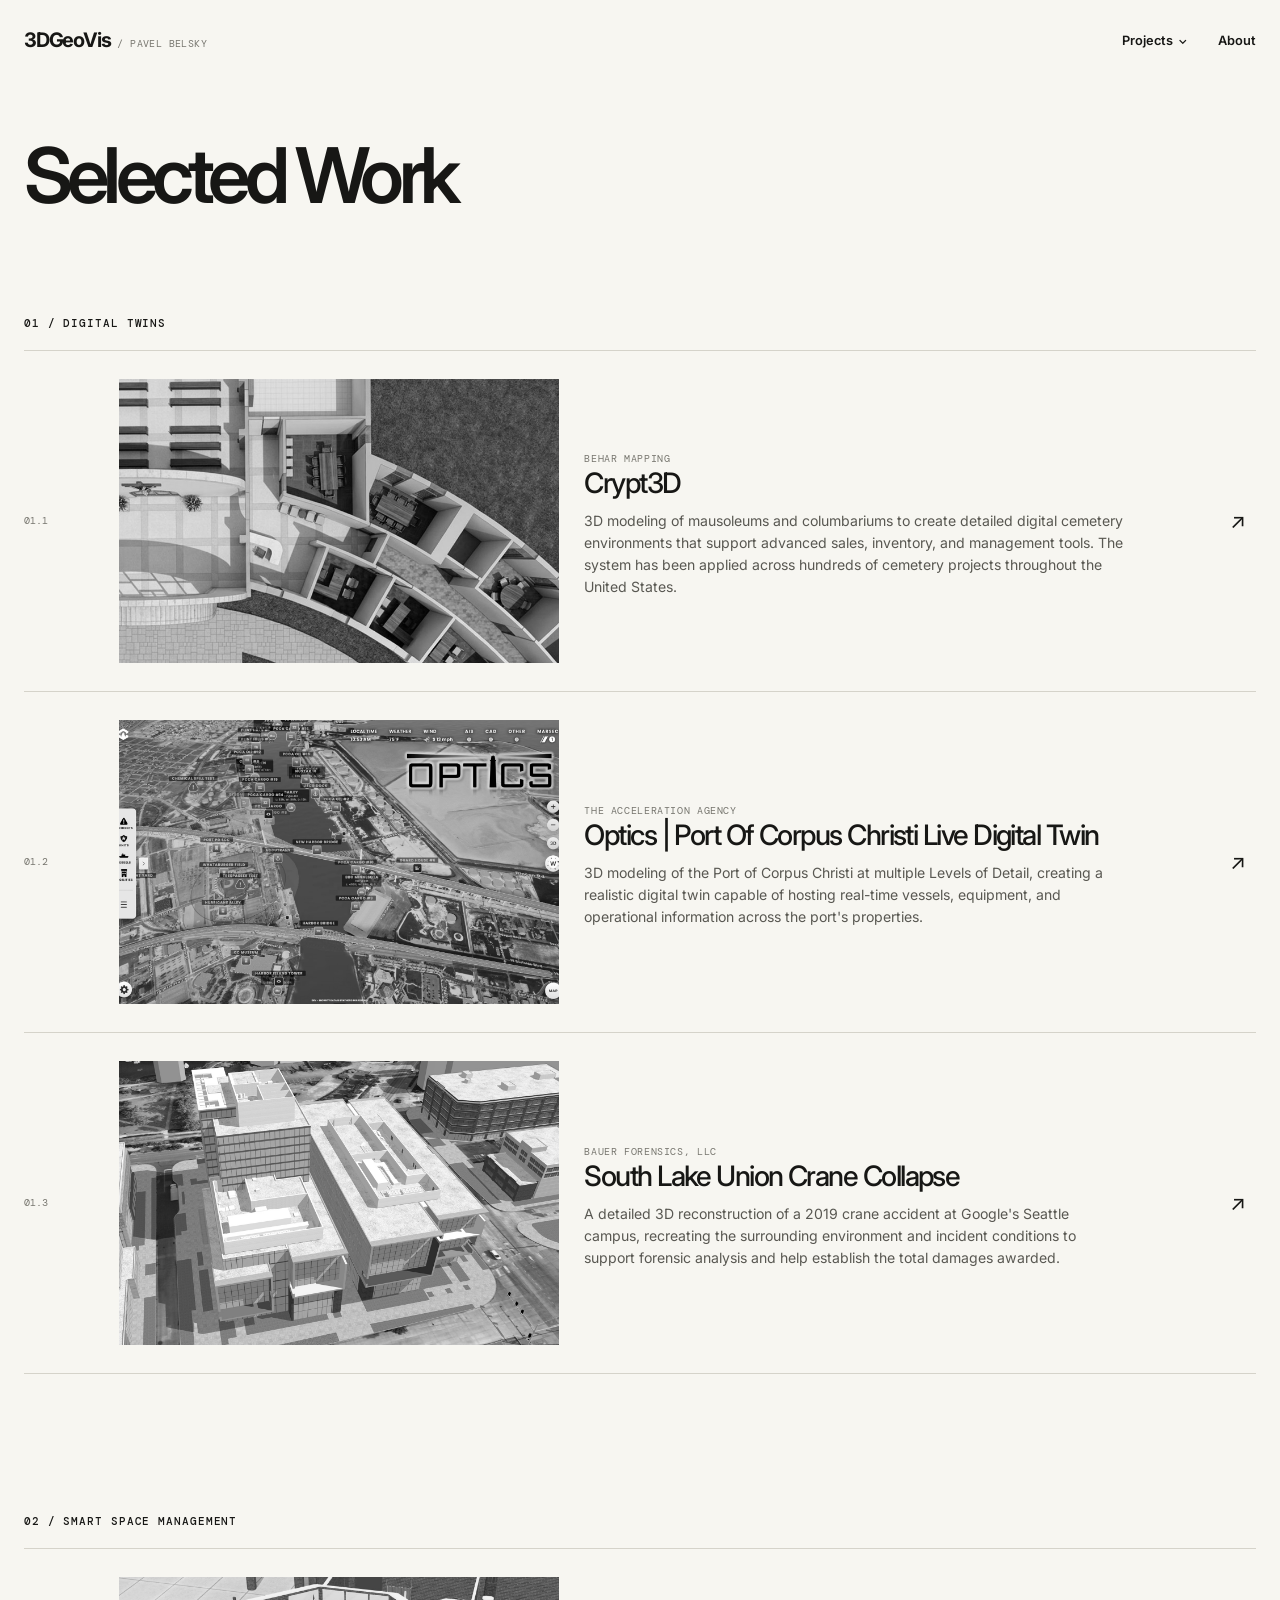
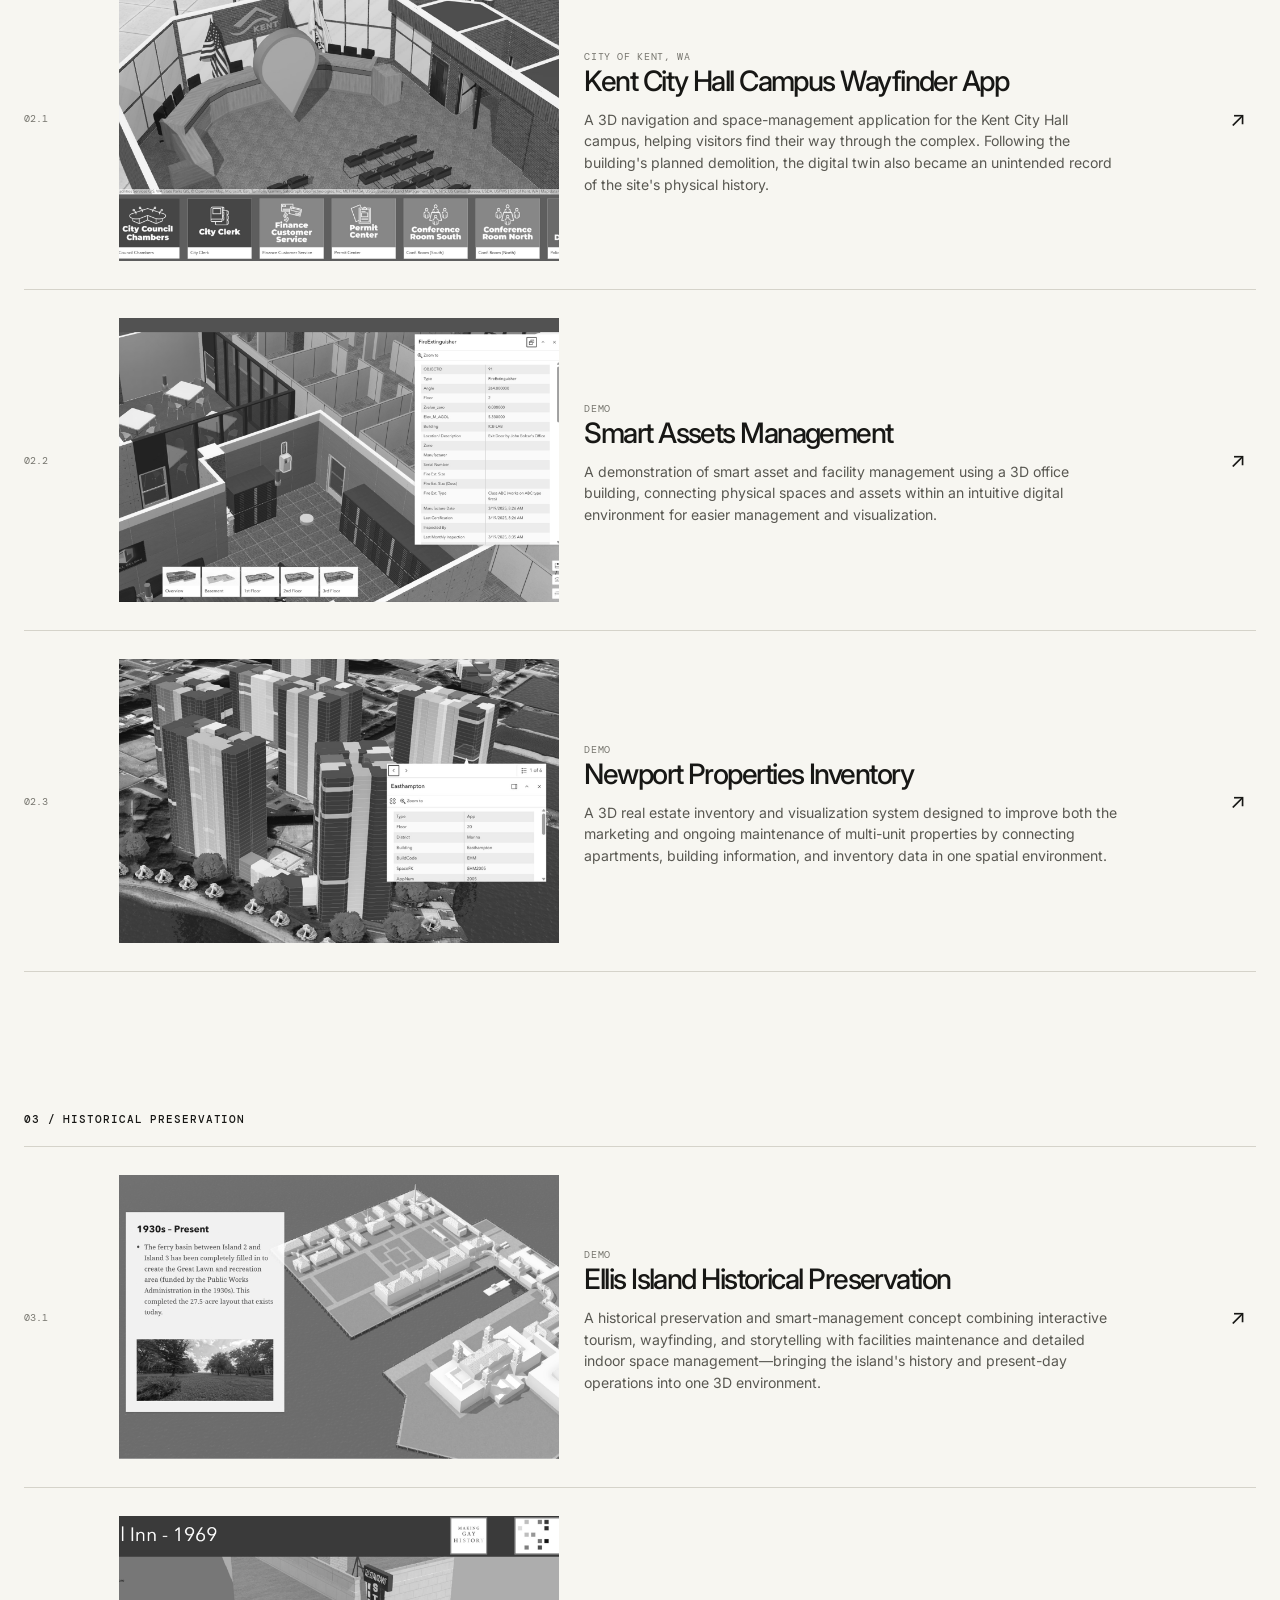
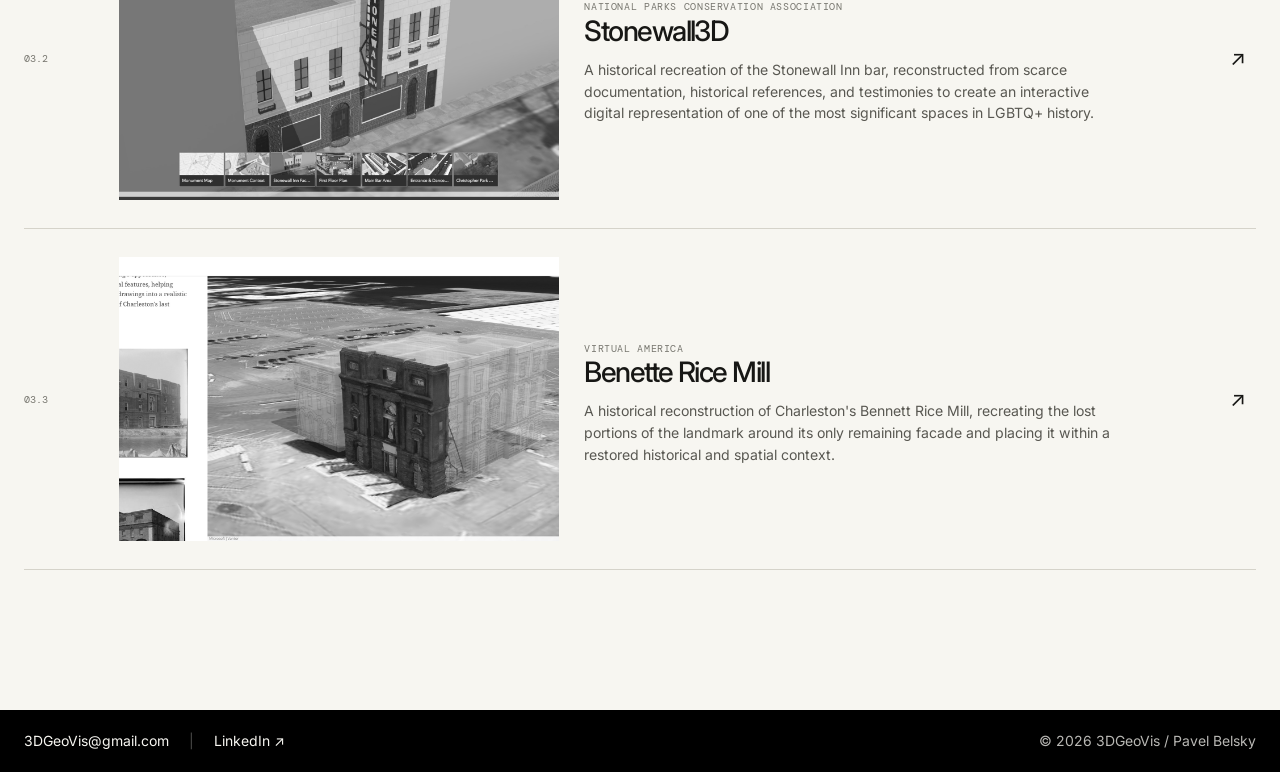
<file: projects.html>
<!DOCTYPE html>
<html lang="en">
<head>
  <meta charset="UTF-8">
  <meta name="viewport" content="width=device-width, initial-scale=1.0">
  <meta name="description" content="Projects — 3DGeoVis / Pavel Belsky">
  <title>Projects — 3DGeoVis</title>
  <link rel="stylesheet" href="css/styles.css">
</head>
<body>

  <header class="site-header">
    <div class="container nav">
      <a class="logo" href="index.html">3DGeoVis <small>/ PAVEL BELSKY</small></a>
      <nav class="nav-links">
        <div class="nav-dropdown">
          <a href="projects.html" class="nav-projects" aria-current="page">Projects <span>⌄</span></a>
          <div class="dropdown-menu">
            <a href="projects.html#digital-twins">Digital Twins</a>
            <a href="projects.html#space-management">Smart Space Management</a>
            <a href="projects.html#historic-preservation">Historical Preservation</a>
          </div>
        </div>
        <a href="about.html">About</a>
      </nav>
    </div>
  </header>

  <main class="container">
    <section class="page-intro" style="margin-bottom: 4rem;">
      <h1 class="display-tight">Selected Work</h1>
    </section>

    <!-- CATEGORY 1: DIGITAL TWINS -->
    <section id="digital-twins" class="project-category" style="margin-bottom: 5rem;">
      <div class="section-head">
        <h2>01 / Digital Twins</h2>
      </div>

      <div class="project-list">
        <article class="project-item">
          <span class="project-index">01.1</span>
          <a href="https://www.beharmapping.com/" target="_blank" rel="noopener noreferrer" class="project-image">
            <img src="images/catApro1.jpg" alt="Port of Corpus Christi Digital Twin" loading="lazy">
          </a>
          <div class="project-info">
            <span class="project-client">Behar Mapping</span>
            <h3>Crypt3D</h3>
             <p class="project-summary">3D modeling of mausoleums and columbariums to create detailed digital cemetery environments that support advanced sales, inventory, and management tools. The system has been applied across hundreds of cemetery projects throughout the United States.</p>
          </div>
          <a href="https://www.beharmapping.com/" target="_blank" rel="noopener noreferrer" class="project-arrow" aria-label="Visit Crypt3D project">↗</a>
        </article>

        <article class="project-item">
          <span class="project-index">01.2</span>
          <a href="https://taa.io/works/" target="_blank" rel="noopener noreferrer" class="project-image">
            <img src="images/catApro2.jpg" alt="Urban Environmental Massing" loading="lazy">
          </a>
          <div class="project-info">
            <span class="project-client">The Acceleration Agency</span>
            <h3>Optics | Port Of Corpus Christi Live Digital Twin</h3>
            <p class="project-summary">3D modeling of the Port of Corpus Christi at multiple Levels of Detail, creating a realistic digital twin capable of hosting real-time vessels, equipment, and operational information across the port's properties.</p>
          </div>
          <a href="https://taa.io/works/" target="_blank" rel="noopener noreferrer" class="project-arrow" aria-label="Visit Port Of Corpus Christi Live Digital Twin project">↗</a>
        </article>

        <article class="project-item">
          <span class="project-index">01.3</span>
          <a href="https://www.bauerforensics.com/" target="_blank" rel="noopener noreferrer" class="project-image">
            <img src="images/catApro3.jpg" alt="Civic Center BIM Integration" loading="lazy">
          </a>
          <div class="project-info">
            <span class="project-client">Bauer Forensics, LLC</span>
            <h3>South Lake Union Crane Collapse</h3>
            <p class="project-summary">A detailed 3D reconstruction of a 2019 crane accident at Google's Seattle campus, recreating the surrounding environment and incident conditions to support forensic analysis and help establish the total damages awarded.</p>
          </div>
          <a href="https://www.bauerforensics.com/" target="_blank" rel="noopener noreferrer" class="project-arrow" aria-label="Visit Google Crane Accident 2019 project">↗</a>
        </article>
      </div>
    </section>

    <!-- CATEGORY 2: SMART SPACE MANAGEMENT -->
    <section id="space-management" class="project-category" style="margin-bottom: 5rem;">
      <div class="section-head">
        <h2>02 / Smart Space Management</h2>
      </div>

      <div class="project-list">
        <article class="project-item">
          <span class="project-index">02.1</span>
          <a href="https://experience.arcgis.com/experience/bccb243e158949368b224cead670063e/" target="_blank" rel="noopener noreferrer" class="project-image">
            <img src="images/catBpro1.jpg" alt="Orthogonal Facade Rectification" loading="lazy">
          </a>
          <div class="project-info">
            <span class="project-client">City of Kent, WA</span>
            <h3>Kent City Hall Campus Wayfinder App</h3>
            <p class="project-summary">A 3D navigation and space-management application for the Kent City Hall campus, helping visitors find their way through the complex. Following the building's planned demolition, the digital twin also became an unintended record of the site's physical history.</p>
          </div>
          <a href="https://experience.arcgis.com/experience/bccb243e158949368b224cead670063e/" target="_blank" rel="noopener noreferrer" class="project-arrow" aria-label="Visit City Hall Campus Wayfinder App project">↗</a>
        </article>

        <article class="project-item">
          <span class="project-index">02.2</span>
          <a href="https://experience.arcgis.com/experience/84067fb5d06e47c3a898076e220a9e96" target="_blank" rel="noopener noreferrer" class="project-image">
            <img src="images/catBpro2.jpg" alt="Pavement and Masonry Maps" loading="lazy">
          </a>
          <div class="project-info">
            <span class="project-client">Demo</span>
            <h3>Smart Assets Management</h3>
            <p class="project-summary">A demonstration of smart asset and facility management using a 3D office building, connecting physical spaces and assets within an intuitive digital environment for easier management and visualization.</p>
          </div>
          <a href="https://experience.arcgis.com/experience/84067fb5d06e47c3a898076e220a9e96" target="_blank" rel="noopener noreferrer" class="project-arrow" aria-label="Visit Smart Assets Management project">↗</a>
        </article>

        <article class="project-item">
          <span class="project-index">02.3</span>
          <a href="https://experience.arcgis.com/experience/c497c300aec64f6d9ed8b0ec892f826f" target="_blank" rel="noopener noreferrer" class="project-image">
            <img src="images/catBpro3.jpg" alt="Glass and Concrete Material Suite" loading="lazy">
          </a>
          <div class="project-info">
            <span class="project-client">Demo</span>
            <h3>Newport Properties Inventory</h3>
            <p class="project-summary">A 3D real estate inventory and visualization system designed to improve both the marketing and ongoing maintenance of multi-unit properties by connecting apartments, building information, and inventory data in one spatial environment.</p>
          </div>
          <a href="https://experience.arcgis.com/experience/c497c300aec64f6d9ed8b0ec892f826f" target="_blank" rel="noopener noreferrer" class="project-arrow" aria-label="Visit Newport project">↗</a>
        </article>
      </div>
    </section>

    <!-- CATEGORY 3: HISTORICAL PRESERVATION -->
    <section id="historic-preservation" class="project-category" style="margin-bottom: 5rem;">
      <div class="section-head">
        <h2>03 / Historical Preservation</h2>
      </div>

      <div class="project-list">
        <article class="project-item">
          <span class="project-index">03.1</span>
          <a href="https://storymaps.arcgis.com/stories/b60dba7fb64046e39cac530ea7da19d8" target="_blank" rel="noopener noreferrer" class="project-image">
            <img src="images/catCpro1.jpg" alt="Ellis Island Landfill History" loading="lazy">
          </a>
          <div class="project-info">
            <span class="project-client">Demo</span>
            <h3>Ellis Island Historical Preservation</h3>
             <p class="project-summary">A historical preservation and smart-management concept combining interactive tourism, wayfinding, and storytelling with facilities maintenance and detailed indoor space management—bringing the island's history and present-day operations into one 3D environment.</p>
          </div>
          <a href="https://storymaps.arcgis.com/stories/b60dba7fb64046e39cac530ea7da19d8" target="_blank" rel="noopener noreferrer" class="project-arrow" aria-label="Visit Ellis Island Historical Preservation project">↗</a>
        </article>

        <article class="project-item">
          <span class="project-index">03.2</span>
          <a href="https://experience.arcgis.com/experience/eec31e5bd0124804b8835cbf516be8af?draft=true&org=npca" target="_blank" rel="noopener noreferrer" class="project-image">
            <img src="images/catCpro2.jpg" alt="Archival Site Aerial Cleanups" loading="lazy">
          </a>
          <div class="project-info">
            <span class="project-client">National Parks Conservation Association</span>
            <h3>Stonewall3D</h3>
             <p class="project-summary">A historical recreation of the Stonewall Inn bar, reconstructed from scarce documentation, historical references, and testimonies to create an interactive digital representation of one of the most significant spaces in LGBTQ+ history.</p>
          </div>
          <a href="https://experience.arcgis.com/experience/eec31e5bd0124804b8835cbf516be8af?draft=true&org=npca" target="_blank" rel="noopener noreferrer" class="project-arrow" aria-label="Visit Stonewall3D project">↗</a>
        </article>

        <article class="project-item">
          <span class="project-index">03.3</span>
          <a href="https://example.com/benette-rice-mill" target="_blank" rel="noopener noreferrer" class="project-image">
            <img src="images/catCpro3.jpg" alt="Heritage Building Reconstruction" loading="lazy">
          </a>
          <div class="project-info">
            <span class="project-client">Virtual America</span>
            <h3>Benette Rice Mill</h3>
          <p class="project-summary">A historical reconstruction of Charleston's Bennett Rice Mill, recreating the lost portions of the landmark around its only remaining facade and placing it within a restored historical and spatial context.</p>
          </div>
          <a href="https://example.com/benette-rice-mill" target="_blank" rel="noopener noreferrer" class="project-arrow" aria-label="Visit Benette Rice Mill project">↗</a>
        </article>
      </div>
    </section>
  </main>

<footer class="site-footer-strip">
  <div class="container footer-flex">
    <div class="footer-links">
      <span class="email-text">3DGeoVis@gmail.com</span>      <span class="divider">|</span>
      <a href="https://www.linkedin.com/in/pavelbelsky/" target="_blank" rel="noopener noreferrer">LinkedIn ↗</a>
    </div>
    <div class="copyright">© 2026 3DGeoVis / Pavel Belsky</div>
  </div>
</footer>

  <!-- MOBILE SCROLL REVEAL SCRIPT -->
  <script>
    document.addEventListener('DOMContentLoaded', () => {
      const projectImages = document.querySelectorAll('.project-image img');

      if (!projectImages.length) return;

      const observerOptions = {
        root: null,
        rootMargin: '-20% 0px -20% 0px',
        threshold: 0.15
      };

      const observer = new IntersectionObserver((entries) => {
        entries.forEach(entry => {
          if (entry.isIntersecting) {
            entry.target.classList.add('in-view');
          } else {
            entry.target.classList.remove('in-view');
          }
        });
      }, observerOptions);

      projectImages.forEach(img => observer.observe(img));
    });
  </script>
</body>
</html>
</file>
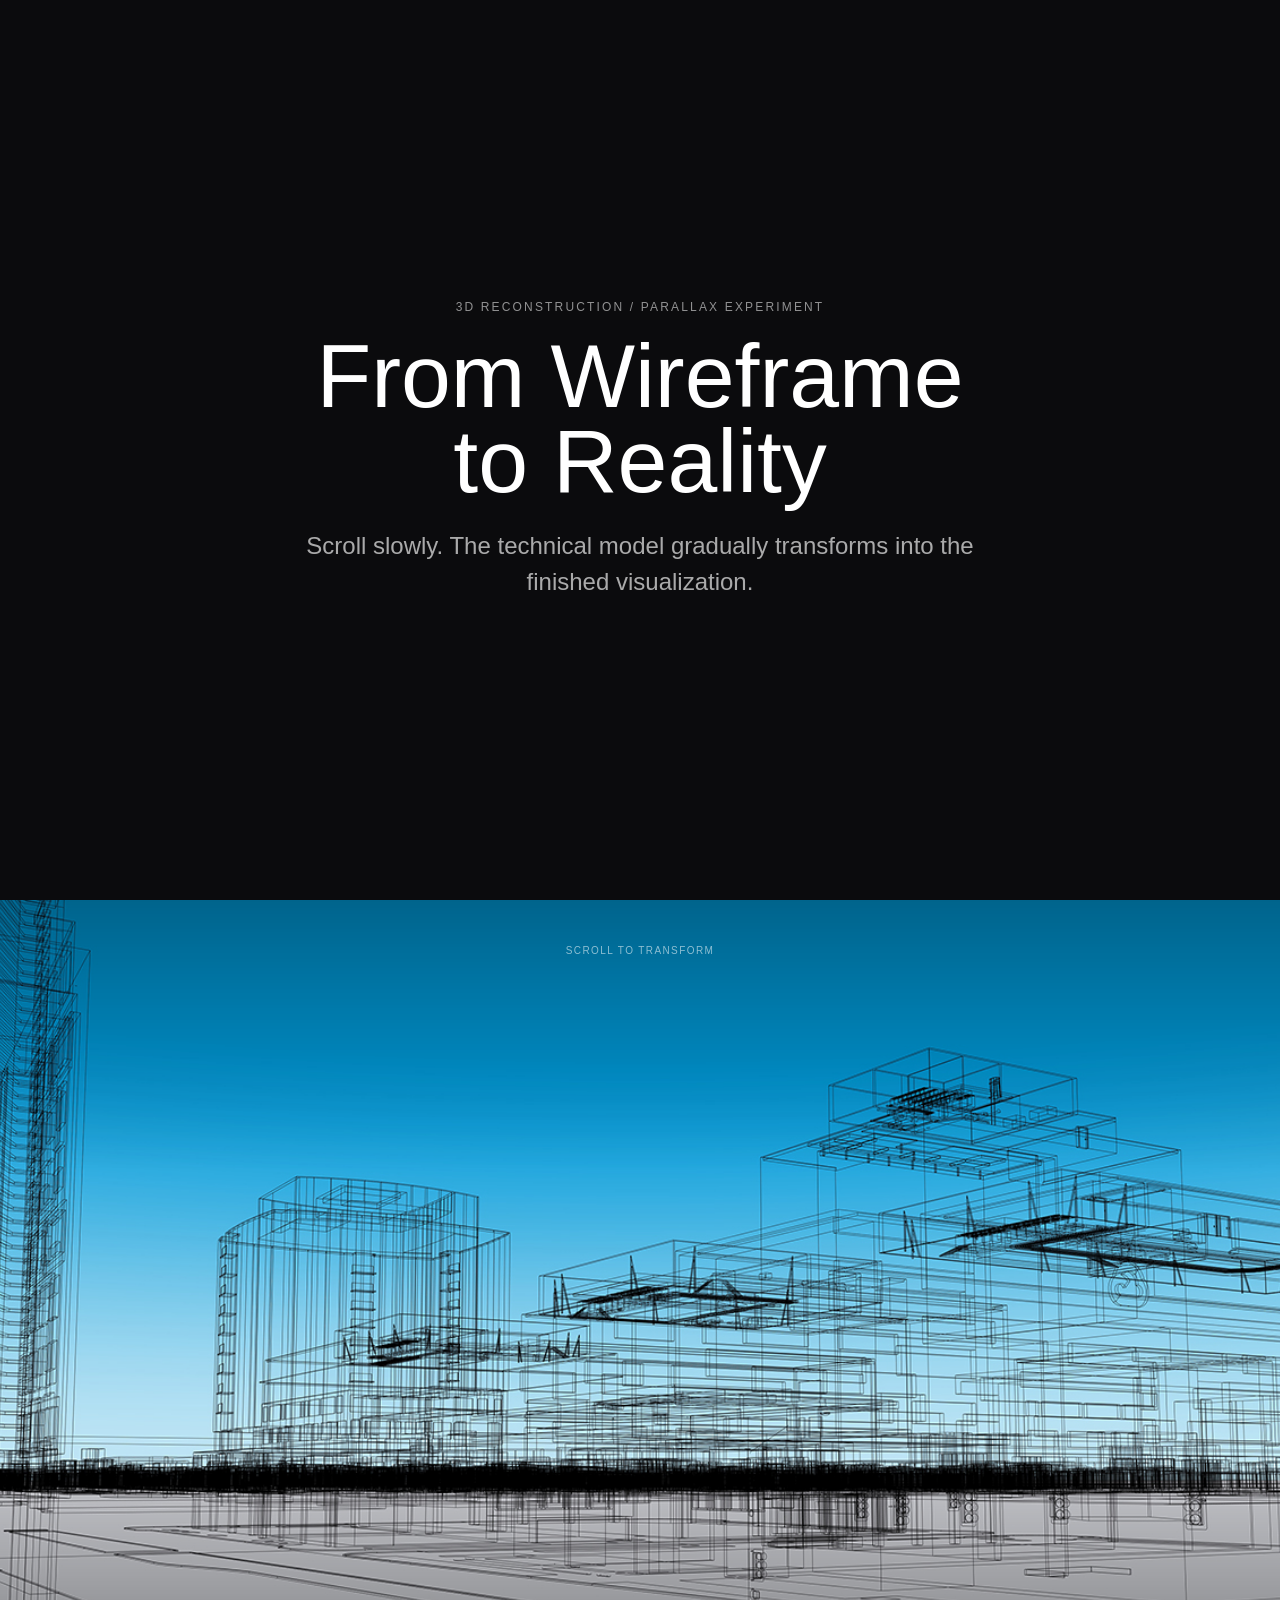
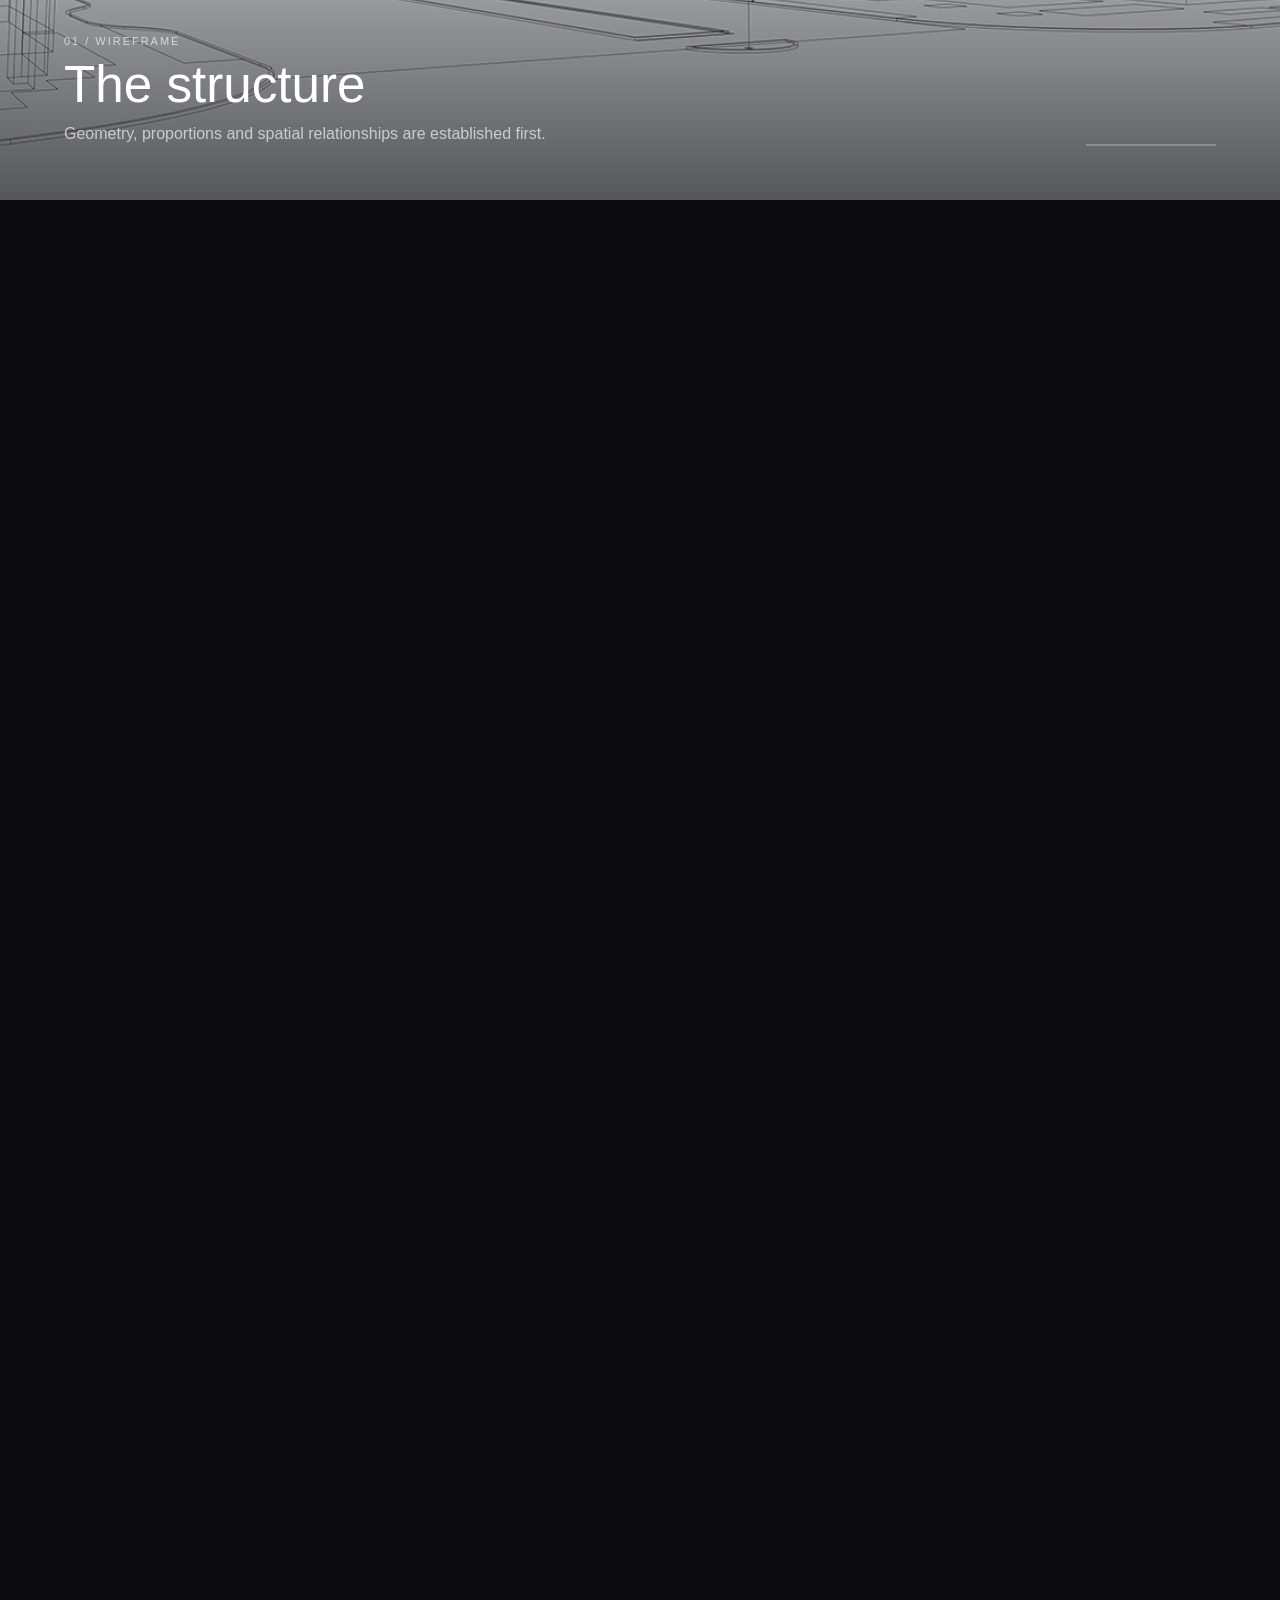
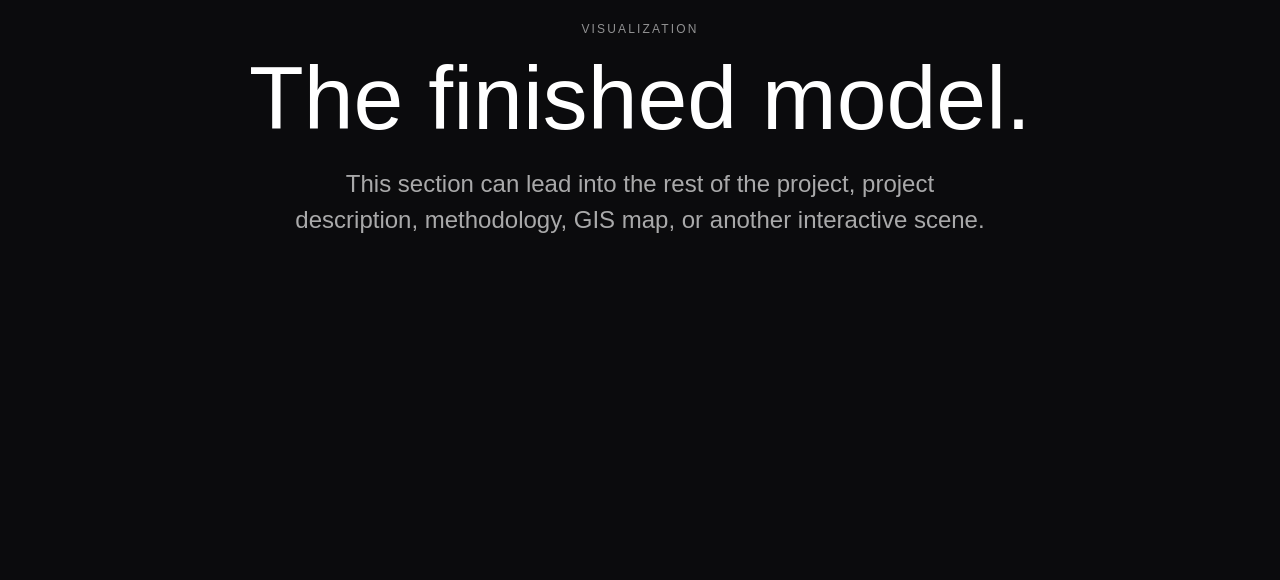
<file: render_test.html>
<!DOCTYPE html>
<html lang="en">
<head>
<meta charset="UTF-8">
<meta name="viewport" content="width=device-width, initial-scale=1.0">
<title>Wireframe → Rendered | Parallax Demo</title>
<style>
  * { box-sizing: border-box; }

  html {
    scroll-behavior: smooth;
    background: #0b0b0d;
  }

  body {
    margin: 0;
    background: #0b0b0d;
    color: #fff;
    font-family: Arial, Helvetica, sans-serif;
  }

  .intro,
  .outro {
    min-height: 100vh;
    display: grid;
    place-items: center;
    padding: 8vw;
  }

  .intro-inner,
  .outro-inner {
    max-width: 900px;
    text-align: center;
  }

  .eyebrow {
    text-transform: uppercase;
    letter-spacing: .18em;
    font-size: 12px;
    opacity: .55;
    margin-bottom: 20px;
  }

  h1 {
    font-size: clamp(42px, 7vw, 100px);
    line-height: .95;
    margin: 0 0 24px;
    font-weight: 500;
  }

  p {
    font-size: clamp(17px, 2vw, 24px);
    line-height: 1.5;
    opacity: .65;
    max-width: 700px;
    margin: 0 auto;
  }

  /* The long scrolling area controls the transition. */
  .model-transition {
    height: 220vh;
    position: relative;
  }

  .model-sticky {
    position: sticky;
    top: 0;
    height: 100vh;
    overflow: hidden;
    background: #111;
  }

  .model-image {
    position: absolute;
    inset: 0;
    width: 100%;
    height: 100%;
    object-fit: cover;
    object-position: center;
    will-change: opacity, transform;
  }

  .wireframe {
    z-index: 1;
  }

  .rendered {
    z-index: 2;
    opacity: 0;
  }

  /* Subtle zoom gives the section a little more depth. */
  .wireframe {
    transform: scale(1);
  }

  .rendered {
    transform: scale(1.04);
  }

  .scrim {
    position: absolute;
    inset: 0;
    z-index: 3;
    pointer-events: none;
    background:
      linear-gradient(to bottom, rgba(0,0,0,.35), transparent 30%, transparent 65%, rgba(0,0,0,.55));
  }

  .caption {
    position: absolute;
    z-index: 4;
    left: 5vw;
    bottom: 6vh;
    max-width: 600px;
    pointer-events: none;
  }

  .caption-label {
    text-transform: uppercase;
    letter-spacing: .18em;
    font-size: 11px;
    margin-bottom: 12px;
    opacity: .65;
  }

  .caption h2 {
    font-size: clamp(30px, 4vw, 60px);
    line-height: 1;
    font-weight: 400;
    margin: 0 0 12px;
  }

  .caption p {
    margin: 0;
    font-size: 16px;
    max-width: 500px;
    color: #fff;
  }

  .progress {
    position: absolute;
    z-index: 5;
    right: 5vw;
    bottom: 6vh;
    width: 130px;
    height: 2px;
    background: rgba(255,255,255,.25);
  }

  .progress-bar {
    height: 100%;
    width: 0%;
    background: #fff;
    transform-origin: left;
  }

  .instructions {
    position: absolute;
    z-index: 5;
    top: 5vh;
    left: 50%;
    transform: translateX(-50%);
    text-transform: uppercase;
    letter-spacing: .14em;
    font-size: 10px;
    opacity: .55;
    white-space: nowrap;
  }

  @media (max-width: 700px) {
    .model-transition { height: 180vh; }
    .caption { left: 7vw; right: 7vw; }
    .progress { left: 7vw; right: auto; bottom: 4vh; width: 100px; }
    .instructions { display: none; }
  }
</style>
</head>

<body>

<section class="intro">
  <div class="intro-inner">
    <div class="eyebrow">3D Reconstruction / Parallax Experiment</div>
    <h1>From Wireframe<br>to Reality</h1>
    <p>
      Scroll slowly. The technical model gradually transforms into the finished
      visualization.
    </p>
  </div>
</section>

<section class="model-transition" id="modelTransition">

  <div class="model-sticky">

    <img
      src="images/render_1_a.jpg"
      alt="3D model wireframe"
      class="model-image wireframe"
    >

    <img
      src="images/render_1_b.jpg"
      alt="Fully rendered 3D model"
      class="model-image rendered"
    >

    <div class="scrim"></div>

    <div class="instructions">Scroll to transform</div>

    <div class="caption">
      <div class="caption-label" id="captionLabel">01 / Wireframe</div>
      <h2 id="captionTitle">The structure</h2>
      <p id="captionText">
        Geometry, proportions and spatial relationships are established first.
      </p>
    </div>

    <div class="progress">
      <div class="progress-bar" id="progressBar"></div>
    </div>

  </div>

</section>

<section class="outro">
  <div class="outro-inner">
    <div class="eyebrow">Visualization</div>
    <h1>The finished model.</h1>
    <p>
      This section can lead into the rest of the project, project description,
      methodology, GIS map, or another interactive scene.
    </p>
  </div>
</section>

<script>
  const section = document.getElementById("modelTransition");
  const rendered = document.querySelector(".rendered");
  const wireframe = document.querySelector(".wireframe");
  const progressBar = document.getElementById("progressBar");

  const captionLabel = document.getElementById("captionLabel");
  const captionTitle = document.getElementById("captionTitle");
  const captionText = document.getElementById("captionText");

  function clamp(value, min, max) {
    return Math.min(Math.max(value, min), max);
  }

  function easeInOut(t) {
    return t < 0.5
      ? 2 * t * t
      : 1 - Math.pow(-2 * t + 2, 2) / 2;
  }

  function update() {
    const rect = section.getBoundingClientRect();
    const scrollableDistance = section.offsetHeight - window.innerHeight;

    let progress = -rect.top / scrollableDistance;
    progress = clamp(progress, 0, 1);

    // Smooth transition curve.
    const fade = easeInOut(progress);

    rendered.style.opacity = fade;
    progressBar.style.width = `${progress * 100}%`;

    // Very subtle opposing movement.
    wireframe.style.transform = `scale(${1 + progress * 0.025})`;
    rendered.style.transform = `scale(${1.04 - progress * 0.04})`;

    // Change the caption as the transformation progresses.
    if (progress < 0.35) {
      captionLabel.textContent = "01 / Wireframe";
      captionTitle.textContent = "The structure";
      captionText.textContent =
        "Geometry, proportions and spatial relationships are established first.";
    } else if (progress < 0.72) {
      captionLabel.textContent = "02 / Visualization";
      captionTitle.textContent = "Bringing it to life";
      captionText.textContent =
        "Materials, lighting and context begin to reveal the finished space.";
    } else {
      captionLabel.textContent = "03 / Final Model";
      captionTitle.textContent = "The finished visualization";
      captionText.textContent =
        "The technical model becomes a visual representation of the completed reconstruction.";
    }
  }

  window.addEventListener("scroll", update, { passive: true });
  window.addEventListener("resize", update);
  update();
</script>

</body>
</html>
</file>
<file: css/styles.css>
@import url('https://fonts.googleapis.com/css2?family=DM+Mono:wght@400;500&family=Inter:wght@400;500;600;700&family=Patrick+Hand&display=swap');

:root {
  --paper: #f7f6f1;
  --paper2: #eeece5;
  --ink: #171715;
  --muted: #77766f;
  --line: #d5d3ca;
  --accent: #dfff4f;
  --max: 1280px;
}

* {
  box-sizing: border-box;
}

html {
  scroll-behavior: smooth;
  background: var(--paper);
}

body {
  margin: 0;
  background: var(--paper);
  color: var(--ink);
  font-family: Inter, Arial, sans-serif;
  font-size: 16px;
  line-height: 1.55;
  -webkit-font-smoothing: antialiased;
  display: flex;
  flex-direction: column;
  min-height: 100vh;
}

main {
  flex: 1;
}

a {
  color: inherit;
  text-decoration: none;
}

img {
  display: block;
  width: 100%;
  height: auto;
}

::selection {
  background: var(--ink);
  color: var(--paper);
}

.container {
  width: min(calc(100% - 48px), var(--max));
  margin: auto;
}

/* ==========================================================================
   HEADER & NAVIGATION
   ========================================================================== */
.site-header {
  padding: 25px 0;
  position: relative;
  z-index: 10;
}

.nav {
  display: flex;
  align-items: center;
  justify-content: space-between;
  gap: 20px;
}

.logo {
  font-weight: 700;
  letter-spacing: -0.06em;
  font-size: 1.25rem;
  display: inline-flex;
  align-items: baseline;
  flex-wrap: wrap;
}

.logo small {
  font: 400 0.62rem "DM Mono", monospace;
  letter-spacing: 0.04em;
  color: var(--muted);
  margin-left: 7px;
}

.nav-links {
  display: flex;
  align-items: center;
  gap: 30px;
  font-size: 0.8rem;
  font-weight: 600;
}

.nav-links a {
  position: relative;
}

.nav-links > a:not(.contact-button):after {
  content: "";
  position: absolute;
  left: 0;
  bottom: -3px;
  width: 0;
  height: 1px;
  background: var(--ink);
  transition: 0.25s;
}

.nav-links > a:hover:after,
.nav-links > a[aria-current="page"]:after {
  width: 100%;
}

.nav-dropdown {
  position: relative;
}

.nav-projects {
  display: inline-flex;
  align-items: center;
  gap: 5px;
  cursor: pointer;
}

.nav-projects span {
  font-size: 12px;
  transition: transform 0.2s ease;
}

.nav-dropdown:hover .nav-projects span,
.nav-dropdown:focus-within .nav-projects span {
  transform: rotate(180deg);
}

.dropdown-menu {
  position: absolute;
  top: calc(100% + 12px);
  left: -18px;
  min-width: 230px;
  padding: 10px 0;
  background: var(--paper);
  border: 1px solid var(--line);
  box-shadow: 0 8px 25px rgba(0, 0, 0, 0.06);
  opacity: 0;
  visibility: hidden;
  transform: translateY(-5px);
  transition: opacity 0.2s ease, transform 0.2s ease, visibility 0.2s ease;
  z-index: 20;
}

.nav-dropdown:hover .dropdown-menu,
.nav-dropdown:focus-within .dropdown-menu {
  opacity: 1;
  visibility: visible;
  transform: translateY(0);
}

.dropdown-menu a {
  display: block;
  padding: 9px 18px;
  font-size: 0.72rem;
  font-weight: 500;
  white-space: nowrap;
}

.dropdown-menu a:hover {
  background: var(--paper2);
}

/* ==========================================================================
   TYPOGRAPHY & GENERAL LAYOUT
   ========================================================================== */
.eyebrow {
  font: 400 0.66rem "DM Mono", monospace;
  text-transform: uppercase;
  letter-spacing: 0.09em;
  color: var(--muted);
}

.hand {
  font-family: "Patrick Hand", cursive;
}

.display {
  font-size: clamp(2.8rem, 7.5vw, 8.4rem);
  line-height: 0.9;
  letter-spacing: -0.075em;
  font-weight: 600;
}

.display-tight {
  font-size: clamp(2.5rem, 6vw, 6.7rem);
  line-height: 0.92;
  letter-spacing: -0.075em;
  font-weight: 600;
}

/* ==========================================================================
   HOME PAGE
   ========================================================================== */
.hero {
  padding: 60px 0 35px;
}

.hero-copy {
  max-width: 980px;
  margin-bottom: 45px;
}

.hero-copy .eyebrow {
  margin-bottom: 22px;
}

.hero-copy h1 {
  margin: 0;
}

.hero-copy .subline {
  max-width: 650px;
  margin: 28px 0 0;
  font-size: clamp(1rem, 1.6vw, 1.3rem);
  line-height: 1.45;
  color: #50504b;
}

.hero-stage {
  height: clamp(260px, 40vh, 440px);
  position: relative;
  overflow: hidden;
  background: #e9e8e2;
  border-top: 1px solid var(--ink);
  border-bottom: 1px solid var(--ink);
}

.stage-label {
  position: absolute;
  z-index: 3;
  left: 18px;
  top: 15px;
  font: 400 0.62rem "DM Mono", monospace;
  color: var(--muted);
  letter-spacing: 0.08em;
}

.hero-stage-images {
  position: absolute;
  inset: 0;
  width: 100%;
  height: 100%;
}

.render-img {
  position: absolute;
  inset: 0;
  width: 100%;
  height: 100%;
  object-fit: cover;
  will-change: transform, opacity;
}

.img-a {
  z-index: 1;
  animation: slowFadeZoomA 16s ease-in-out infinite;
}

.img-b {
  z-index: 2;
  animation: slowFadeZoomB 16s ease-in-out infinite;
}

@keyframes slowFadeZoomA {
  0% { opacity: 1; transform: scale(1); }
  25% { opacity: 1; transform: scale(1.035); }
  50% { opacity: 0; transform: scale(1.05); }
  75% { opacity: 0; transform: scale(1.025); }
  100% { opacity: 1; transform: scale(1); }
}

@keyframes slowFadeZoomB {
  0% { opacity: 0; transform: scale(1.05); }
  25% { opacity: 0; transform: scale(1.025); }
  50% { opacity: 1; transform: scale(1); }
  75% { opacity: 1; transform: scale(1.035); }
  100% { opacity: 0; transform: scale(1.05); }
}

.hero-under {
  display: flex;
  justify-content: space-between;
  gap: 15px;
  padding: 17px 0;
  font: 400 0.66rem "DM Mono", monospace;
  color: var(--muted);
  text-transform: uppercase;
  letter-spacing: 0.04em;
}

.hero-under span:last-child {
  text-align: right;
}

.intro {
  display: grid;
  grid-template-columns: 1.05fr 0.95fr;
  gap: 80px;
  padding: 120px 0;
}

.intro h2 {
  margin: 0;
  font-size: clamp(2.2rem, 4.2vw, 5rem);
  line-height: 0.96;
  letter-spacing: -0.065em;
}

.intro-copy {
  align-self: end;
  max-width: 500px;
  color: #55544f;
}

.intro-copy p {
  margin: 0 0 25px;
}

.section-head {
  display: flex;
  justify-content: space-between;
  align-items: baseline;
  border-bottom: 0;
  padding-bottom: 20px;
}

.section-head h2 {
  margin: 0;
  font: 500 0.7rem "DM Mono", monospace;
  text-transform: uppercase;
  letter-spacing: 0.08em;
}

.category-links {
  border-top: 1px solid var(--ink);
}

.category-link {
  display: grid;
  grid-template-columns: 75px 1fr auto;
  align-items: center;
  gap: 25px;
  min-height: 132px;
  padding: 20px 0;
  border-bottom: 1px solid var(--line);
  transition: background-color 0.3s ease, padding 0.3s ease;
}

.category-link:hover {
  padding: 20px 18px;
  background: var(--paper2);
}

.category-number {
  font: 400 0.65rem "DM Mono", monospace;
  color: var(--muted);
}

.category-link h3 {
  margin: 0;
  font-size: clamp(1.6rem, 3.2vw, 3.7rem);
  line-height: 1;
  letter-spacing: -0.055em;
  font-weight: 500;
}

.category-link p {
  margin: 7px 0 0;
  color: var(--muted);
  font-size: 0.82rem;
}

.category-arrow {
  font-size: 1.5rem;
  transition: transform 0.25s ease;
}

.category-link:hover .category-arrow {
  transform: translateX(7px);
}

.home-about {
  display: grid;
  grid-template-columns: 0.8fr 1.2fr;
  gap: 90px;
  padding: 120px 0;
}

.home-about h2 {
  margin: 0;
  font-size: clamp(2.2rem, 4.5vw, 5.8rem);
  line-height: 0.9;
  letter-spacing: -0.07em;
}

.home-about-copy {
  max-width: 650px;
  color: #55544f;
  font-size: 1.05rem;
}

.home-about-copy p {
  margin: 0 0 25px;
}

.client-strip {
  padding-bottom: 120px;
}

.client-list {
  display: flex;
  flex-wrap: wrap;
  gap: 10px 25px;
  margin-top: 22px;
  color: #55544f;
}

.client-list span:after {
  content: "·";
  margin-left: 25px;
  color: #aaa;
}

.client-list span:last-child:after {
  display: none;
}

/* ==========================================================================
   PROJECTS PAGE
   ========================================================================== */
.page-intro {
  padding: 60px 0 40px;
}

.page-intro h1 {
  margin: 0;
}

.project-category {
  padding-bottom: 60px;
}

.project-list {
  border-bottom: 1px solid var(--line);
}

.project-item {
  display: grid;
  grid-template-columns: 70px minmax(260px, 0.72fr) minmax(300px, 1fr) 35px;
  gap: 25px;
  align-items: center;
  padding: 28px 0;
  border-top: 1px solid var(--line);
}

.project-index {
  font: 400 0.65rem "DM Mono", monospace;
  color: var(--muted);
}

a.project-image {
  display: block;
  position: relative;
  aspect-ratio: 1.55;
  background: #e5e4de;
  overflow: hidden;
  text-decoration: none;
}

a.project-image img {
  width: 100%;
  height: 100%;
  object-fit: cover;
  filter: grayscale(1);
  transition: filter 0.6s ease, transform 0.6s ease;
}

.project-item:hover a.project-image img {
  filter: grayscale(0);
  transform: scale(1.035);
}

a.project-image img.in-view {
  filter: grayscale(0);
  transform: scale(1.02);
}

.project-info h3 {
  margin: 0 0 7px;
  font-size: clamp(1.4rem, 2.2vw, 2.65rem);
  line-height: 1.05;
  letter-spacing: -0.055em;
  font-weight: 500;
}

.project-client {
  font: 400 0.65rem "DM Mono", monospace;
  color: var(--muted);
  text-transform: uppercase;
  letter-spacing: 0.06em;
}

.project-summary {
  margin: 12px 0 0;
  max-width: 540px;
  color: #595852;
  font-size: 0.88rem;
}

a.project-arrow {
  display: inline-flex;
  align-items: center;
  justify-content: center;
  text-decoration: none;
  color: var(--ink);
  font-size: 1.3rem;
  transition: transform 0.25s ease, color 0.25s ease;
}

.project-item:hover a.project-arrow {
  transform: translateX(6px);
  color: var(--muted);
}

/* ==========================================================================
   ABOUT PAGE
   ========================================================================== */
.about-hero {
  padding: 60px 0 90px;
}

.about-hero h1 {
  margin: 18px 0 0;
  max-width: 1100px;
}

.about-grid {
  display: grid;
  grid-template-columns: 0.72fr 1.28fr;
  gap: 70px;
  padding-bottom: 110px;
}

.portrait-container {
  position: sticky;
  top: 40px;
}

.portrait-img {
  width: 100%;
  height: auto;
  display: block;
  background: transparent;
  border: none;
  outline: none;
  box-shadow: none;
  filter: grayscale(1);
  transition: filter 0.5s ease;
}

.portrait-img:hover {
  filter: grayscale(0);
}

.story {
  max-width: 700px;
}

.story .lead {
  font-size: clamp(1.3rem, 2vw, 2.25rem);
  line-height: 1.22;
  letter-spacing: -0.035em;
  margin: 0 0 35px;
}

.story p {
  color: #55544f;
  margin: 0 0 25px;
}

.work-note {
  font: 1.45rem/1.2 "Patrick Hand", cursive;
  transform: rotate(-1deg);
  max-width: 700px;
  margin-top: 35px;
}

.capabilities,
.toolbox {
  padding-bottom: 110px;
}

.capability-grid {
  display: grid;
  grid-template-columns: 1fr 1fr;
  border-top: 1px solid var(--ink);
}

.capability {
  padding: 30px 30px 32px 0;
  border-bottom: 1px solid var(--line);
}

.capability:nth-child(odd) {
  border-right: 1px solid var(--line);
  padding-right: 40px;
}

.capability:nth-child(even) {
  padding-left: 40px;
}

.capability h3 {
  margin: 0 0 12px;
  font-size: 1.25rem;
  letter-spacing: -0.03em;
}

.capability p {
  margin: 0;
  color: #66655f;
  font-size: 0.88rem;
}

.toolbox-grid {
  display: grid;
  grid-template-columns: 1fr 1fr 1fr;
  border-top: 1px solid var(--ink);
}

.tool-group {
  padding: 27px 25px 10px 0;
  border-bottom: 1px solid var(--line);
}

.tool-group + .tool-group {
  padding-left: 25px;
  border-left: 1px solid var(--line);
}

.tool-group h3 {
  margin: 0 0 18px;
  font: 400 0.66rem "DM Mono", monospace;
  text-transform: uppercase;
  letter-spacing: 0.08em;
}

.tool-group p {
  margin: 0 0 22px;
  color: #55544f;
  line-height: 1.8;
}

/* ==========================================================================
   REVERSED SLIM FOOTER STRIP
   ========================================================================== */
.site-footer-strip {
  background-color: #000000;
  color: var(--paper);
  padding: 1.25rem 0;
  font-size: 0.875rem;
  margin-top: auto;
}

.site-footer-strip .footer-flex {
  display: flex;
  justify-content: space-between;
  align-items: center;
  flex-wrap: wrap;
  gap: 1rem;
}

.site-footer-strip .footer-links {
  display: flex;
  align-items: center;
  gap: 1.25rem;
}

.site-footer-strip a {
  color: var(--paper);
  text-decoration: none;
  transition: opacity 0.2s ease;
}

.site-footer-strip a:hover {
  opacity: 0.7;
}

.site-footer-strip .email-link {
  text-decoration: underline;
  text-underline-offset: 3px;
}

.site-footer-strip .divider {
  opacity: 0.3;
}

.site-footer-strip .copyright {
  opacity: 0.75;
}

/* ==========================================================================
   RESPONSIVE MEDIA QUERIES
   ========================================================================== */
@media (max-width: 900px) {
  .container {
    width: min(calc(100% - 40px), var(--max));
  }

  .nav-links {
    gap: 20px;
  }

  .intro,
  .home-about,
  .about-grid {
    grid-template-columns: 1fr;
    gap: 45px;
  }

  .portrait-container {
    position: static;
  }

  .intro,
  .home-about {
    padding: 80px 0;
  }

  .project-item {
    grid-template-columns: 35px 1fr 20px;
    gap: 15px;
    padding: 24px 0;
  }

  a.project-image {
    grid-column: 1 / span 2;
    grid-row: 2;
    aspect-ratio: 1.6;
    margin-top: 5px;
  }

  .project-info {
    grid-column: 1 / span 2;
    grid-row: 3;
  }

  .project-index {
    grid-column: 1;
    grid-row: 1;
  }

  .project-client {
    grid-column: 2;
    grid-row: 1;
  }

  a.project-arrow {
    grid-column: 3;
    grid-row: 1;
    text-align: right;
  }

  .toolbox-grid {
    grid-template-columns: 1fr;
  }

  .tool-group + .tool-group {
    padding-left: 0;
    border-left: 0;
  }
}

@media (max-width: 640px) {
  body {
    font-size: 15px;
  }

  .container {
    width: calc(100% - 32px);
  }

  .site-header {
    padding: 18px 0;
  }

  .nav-links {
    gap: 15px;
    font-size: 0.75rem;
  }

  .hero {
    padding: 35px 0 20px;
  }

  .hero-copy {
    margin-bottom: 30px;
  }

  .hero-under {
    flex-direction: column;
    gap: 6px;
    line-height: 1.5;
  }

  .hero-under span:last-child {
    text-align: left;
  }

  .category-link {
    grid-template-columns: 30px 1fr 18px;
    gap: 12px;
    min-height: 100px;
  }

  .category-link h3 {
    font-size: 1.5rem;
  }

  .intro,
  .home-about {
    padding: 60px 0;
  }

  .client-strip {
    padding-bottom: 60px;
  }

  .page-intro {
    padding: 40px 0 30px;
  }

  .project-category {
    padding-bottom: 40px;
  }

  .about-hero {
    padding: 40px 0 60px;
  }

  .about-grid,
  .capabilities,
  .toolbox {
    padding-bottom: 60px;
  }

  .capability-grid {
    grid-template-columns: 1fr;
  }

  .capability:nth-child(odd) {
    border-right: 0;
    padding-right: 0;
  }

  .capability:nth-child(even) {
    padding-left: 0;
  }

  .site-footer-strip .footer-flex {
    flex-direction: column;
    align-items: flex-start;
    gap: 0.75rem;
  }
}

@media (prefers-reduced-motion: reduce) {
  html {
    scroll-behavior: auto;
  }

  *,
  *:before,
  *:after {
    animation-duration: 0.01ms !important;
    transition-duration: 0.01ms !important;
  }
}
</file>
<file: css/newportstyles.css>
:root {

```
--navy: #18242d;
--navy-light: #24343e;

--accent: #5c8f91;
--accent-light: #edf3f2;

--background: #f3f4f3;

--white: #ffffff;

--text: #263238;
--muted: #748087;

--border: #dce1e2;

--shadow:
    0 6px 24px rgba(
        24,
        36,
        45,
        0.08
    );

--radius: 12px;
```

}

/* =====================================================
RESET
===================================================== */

* {
  box-sizing: border-box;
  }

html,
body {
margin: 0;
padding: 0;
}

body {

```
background:
    var(--background);

color:
    var(--text);

font-family:
    -apple-system,
    BlinkMacSystemFont,
    "Segoe UI",
    Roboto,
    Helvetica,
    Arial,
    sans-serif;
```

}

/* =====================================================
HEADER
===================================================== */

header {

```
background:
    var(--navy);

color:
    white;

padding:
    42px 40px 65px;
```

}

.header-inner {

```
max-width:
    1500px;

margin:
    0 auto;
```

}

.eyebrow {

```
font-size:
    10px;

letter-spacing:
    3px;

font-weight:
    600;

opacity:
    0.65;

margin-bottom:
    12px;
```

}

header h1 {

```
margin:
    0;

font-size:
    clamp(
        38px,
        5vw,
        64px
    );

line-height:
    1;

font-weight:
    400;

letter-spacing:
    -2px;
```

}

header p {

```
margin:
    16px 0 0;

color:
    #c5cfd3;

font-size:
    15px;
```

}

/* =====================================================
FILTERS
===================================================== */

.filters {

```
max-width:
    1500px;

margin:
    -25px auto 30px;

padding:
    0 25px;

position:
    relative;

z-index:
    10;
```

}

.filter-panel {

```
background:
    var(--white);

border:
    1px solid var(--border);

border-radius:
    var(--radius);

box-shadow:
    var(--shadow);

padding:
    18px 20px;

display:
    flex;

gap:
    14px;

align-items:
    flex-end;

flex-wrap:
    wrap;
```

}

.filter-group {

```
display:
    flex;

flex-direction:
    column;

gap:
    6px;
```

}

.filter-group label {

```
color:
    var(--muted);

font-size:
    9px;

font-weight:
    600;

text-transform:
    uppercase;

letter-spacing:
    1.2px;
```

}

.filter-group select {

```
appearance:
    none;

background:
    #fafbfb;

border:
    1px solid var(--border);

border-radius:
    8px;

color:
    var(--text);

cursor:
    pointer;

font-size:
    13px;

min-width:
    165px;

padding:
    10px 34px 10px 12px;
```

}

.filter-group select:hover {

```
border-color:
    #aab5b9;
```

}

.filter-group select:focus {

```
outline:
    2px solid
    var(--accent);

outline-offset:
    1px;
```

}

#resetButton {

```
border:
    1px solid var(--border);

background:
    var(--navy);

color:
    white;

border-radius:
    8px;

padding:
    10px 17px;

font-size:
    13px;

cursor:
    pointer;
```

}

#resetButton:hover {

```
background:
    var(--navy-light);
```

}

/* =====================================================
STATISTICS
===================================================== */

.stats {

```
max-width:
    1500px;

margin:
    0 auto 25px;

padding:
    0 25px;

display:
    grid;

grid-template-columns:
    repeat(4, 1fr);

gap:
    12px;
```

}

.stat {

```
background:
    var(--white);

border:
    1px solid var(--border);

border-radius:
    var(--radius);

padding:
    17px 20px;
```

}

.stat-label {

```
color:
    var(--muted);

font-size:
    9px;

font-weight:
    600;

letter-spacing:
    1.2px;

text-transform:
    uppercase;
```

}

.stat-value {

```
color:
    var(--navy);

font-size:
    25px;

font-weight:
    500;

margin-top:
    5px;
```

}

/* =====================================================
MAIN
===================================================== */

.main {

```
max-width:
    1500px;

margin:
    0 auto;

padding:
    0 25px 45px;

display:
    grid;

grid-template-columns:
    minmax(0, 1.25fr)
    minmax(380px, 0.75fr);

gap:
    22px;
```

}

/* =====================================================
MAP
===================================================== */

.map-container {

```
background:
    white;

border:
    1px solid var(--border);

border-radius:
    var(--radius);

overflow:
    hidden;

box-shadow:
    var(--shadow);

height:
    700px;
```

}

#viewDiv {

```
width:
    100%;

height:
    100%;
```

}

/* =====================================================
INVENTORY
===================================================== */

.inventory-panel {

```
min-width:
    0;
```

}

.inventory-header {

```
display:
    flex;

justify-content:
    space-between;

align-items:
    center;

margin:
    0 0 13px;
```

}

.inventory-header h2 {

```
color:
    var(--navy);

font-size:
    20px;

font-weight:
    500;

margin:
    0;
```

}

#resultCount {

```
color:
    var(--muted);

font-size:
    12px;
```

}

/* =====================================================
INVENTORY LIST
===================================================== */

#inventory {

```
max-height:
    660px;

overflow-y:
    auto;

padding:
    2px 5px 5px 1px;
```

}

#inventory::-webkit-scrollbar {

```
width:
    5px;
```

}

#inventory::-webkit-scrollbar-thumb {

```
background:
    #c8d0d2;

border-radius:
    10px;
```

}

/* =====================================================
PROPERTY CARD
===================================================== */

.property-card {

```
background:
    var(--white);

border:
    1px solid var(--border);

border-radius:
    var(--radius);

padding:
    18px;

margin-bottom:
    11px;

cursor:
    pointer;

transition:
    transform 0.15s ease,
    border-color 0.15s ease,
    box-shadow 0.15s ease;
```

}

.property-card:hover {

```
transform:
    translateY(-2px);

border-color:
    var(--accent);

box-shadow:
    var(--shadow);
```

}

.property-top {

```
display:
    flex;

justify-content:
    space-between;

align-items:
    flex-start;

gap:
    15px;
```

}

.property-title {

```
color:
    var(--navy);

font-size:
    18px;

font-weight:
    500;

margin:
    0;
```

}

.property-building {

```
color:
    var(--muted);

font-size:
    12px;

margin-top:
    4px;
```

}

.property-price {

```
color:
    var(--navy);

font-size:
    17px;

font-weight:
    600;

white-space:
    nowrap;
```

}

.property-details {

```
display:
    flex;

flex-wrap:
    wrap;

gap:
    5px;

margin-top:
    14px;
```

}

.property-detail {

```
background:
    var(--accent-light);

color:
    #466d6f;

border-radius:
    5px;

font-size:
    11px;

padding:
    5px 8px;
```

}

.property-availability {

```
color:
    var(--accent);

font-size:
    11px;

font-weight:
    600;

margin-top:
    12px;
```

}

/* =====================================================
EMPTY STATE
===================================================== */

.empty-state {

```
background:
    white;

border:
    1px solid var(--border);

border-radius:
    var(--radius);

padding:
    45px 25px;

text-align:
    center;

color:
    var(--muted);
```

}

.empty-state strong {

```
color:
    var(--navy);

font-size:
    16px;
```

}

.empty-state p {

```
font-size:
    13px;

margin:
    8px 0 0;
```

}

/* =====================================================
ERROR
===================================================== */

.error-box {

```
background:
    #fff7f5;

border:
    1px solid #e6c8c1;

border-radius:
    8px;

padding:
    12px 14px;

margin-bottom:
    12px;

color:
    #743e34;

font-size:
    12px;
```

}

.error-box small {

```
display:
    block;

margin-top:
    5px;

opacity:
    0.7;
```

}

/* =====================================================
FOOTER
===================================================== */

footer {

```
border-top:
    1px solid var(--border);

color:
    var(--muted);

font-size:
    11px;

padding:
    25px;

text-align:
    center;
```

}

/* =====================================================
MOBILE
===================================================== */

@media (
max-width: 1050px
) {

```
.main {

    grid-template-columns:
        1fr;

}


.map-container {

    height:
        550px;

}


#inventory {

    max-height:
        none;

}
```

}

@media (
max-width: 700px
) {

```
header {

    padding:
        32px 20px 55px;

}


.filters,
.stats,
.main {

    padding-left:
        15px;

    padding-right:
        15px;

}


.filter-panel {

    align-items:
        stretch;

    flex-direction:
        column;

}


.filter-group select,
#resetButton {

    width:
        100%;

}


.stats {

    grid-template-columns:
        repeat(2, 1fr);

}


.stat {

    padding:
        14px;

}


.stat-value {

    font-size:
        20px;

}


.map-container {

    height:
        450px;

}


.property-top {

    flex-direction:
        column;

}
```

}
</file>
